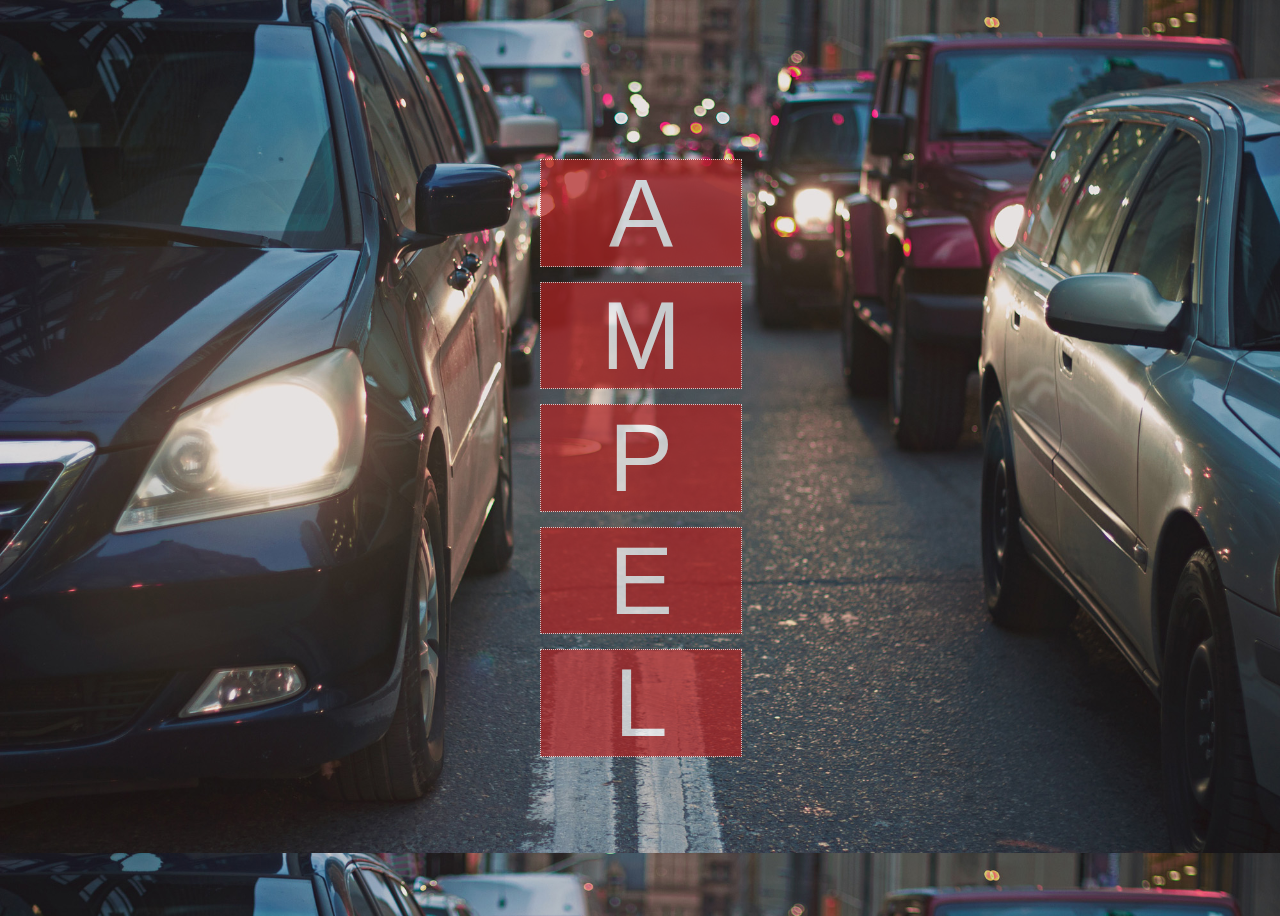
<file: Uebungen/Tag2/index.html>
<!DOCTYPE html>
<html lang="de">
  <head>
    <meta charset="utf-8">
    <title>Anagramm</title>
    <link rel="stylesheet" href="styles/main.css">
  </head>
  <body>

  <div class="raster">

  <div class="raster">A</div>
  <div class="raster">M</div>
  <div class="raster P">P</div>
  <div class="raster">E</div>
  <div class="raster L">L</div>

  </div>

  </body>
</html>
</file>
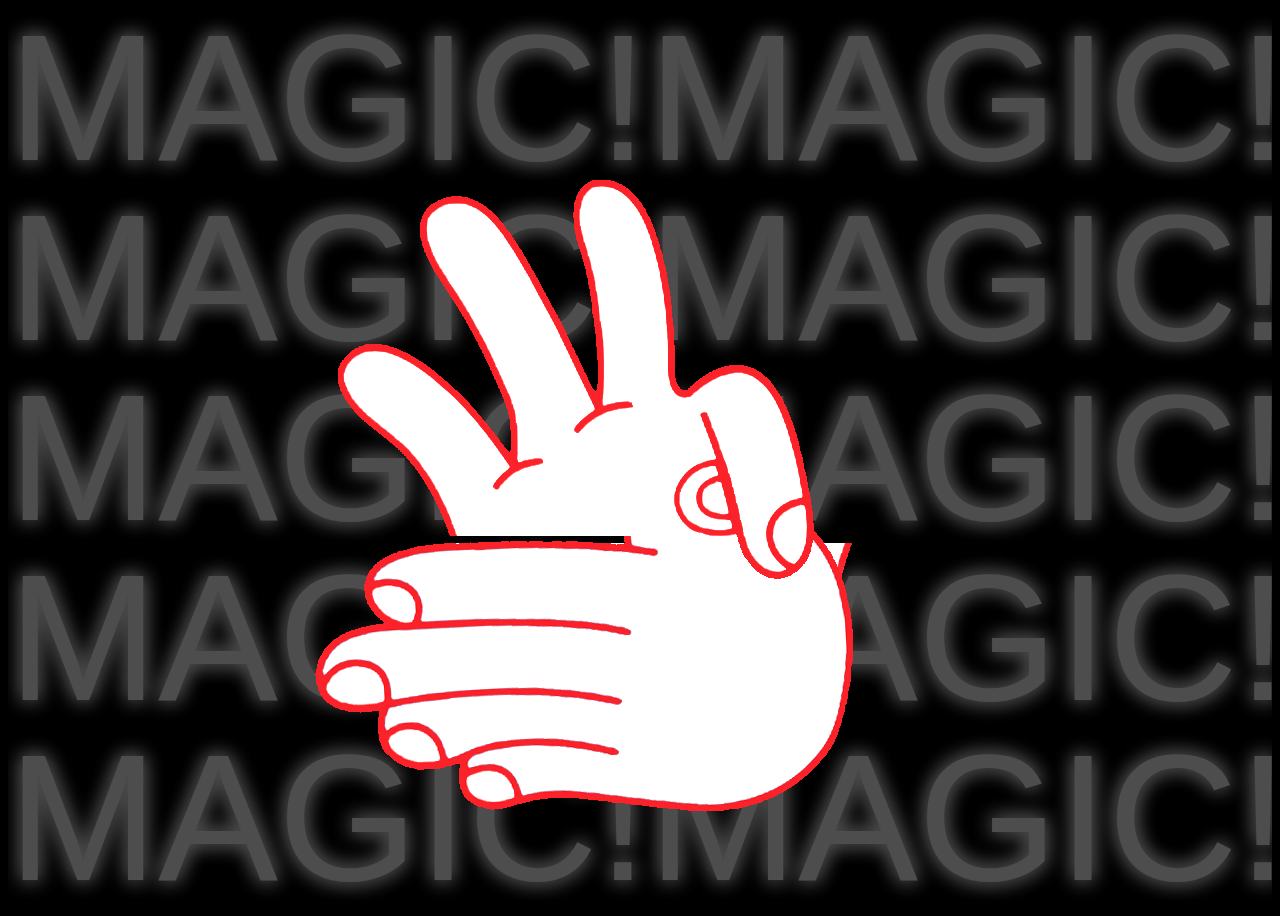
<file: Uebungen/Tag4/index.html>
<!DOCTYPE html>
<html lang="de">
<head>
    <meta charset="utf-8">
    <title>It's Magic!</title>
    <meta name="viewport" content="width=device-width, initial-scale=1.0">
    <link rel="stylesheet" href="styles/main.css">

    <title>Gridlayout</title>
</head>
<body>

  <section class="wrapper">
    <div class="raster">
      <div class="animation_right">Magic!</div>
      <div class="animation_left">Magic!</div>
      <div class="animation_right">Magic!</div>
      <div class="animation_left">Magic!</div>
      <div class="animation_right">Magic!</div>
      <div class="animation_left">Magic!</div>
      <div class="animation_right">Magic!</div>
      <div class="animation_left">Magic!</div>
      <div class="animation_right">Magic!</div>
      <div class="animation_left">Magic!</div>
    </div>
  </section>

  <span>
    <span class="fingerlos animation_right_magic magic front"><img src="styles/fingerlos.gif" alt="magicfinger"></span>
    <span class="animation_left_magic magic"><img src="styles/magicfinger1.gif" alt="fingerlos"></span>
  </span>

  <span>
  <span class="animation_left_magic magic behind hand"><img src="styles/magicfinger2.gif" alt="fingerlos"></span>
</span>

</body>
</html>
</file>
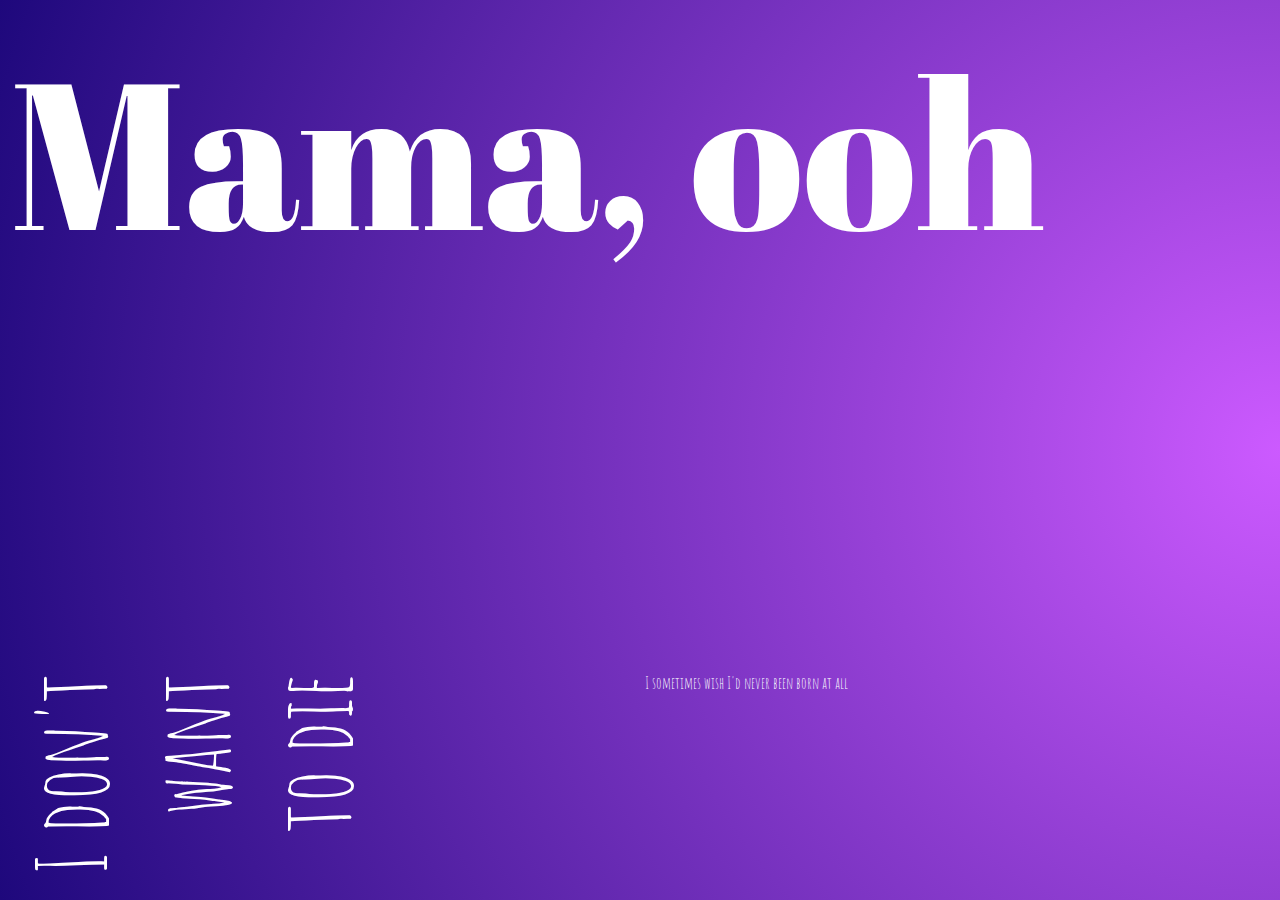
<file: Uebungen/Tag5/index.html>
<!DOCTYPE html>
<html lang="de">

<head>

    <meta charset="utf-8">

    <meta name="viewport" content="width=device-width, initial-scale=1.0"/>
    <link rel="stylesheet" href="styles.css">
    <link href="https://fonts.googleapis.com/css2?family=Amatic+SC&family=Abril+Fatface&display=swap" rel="stylesheet">


    <!-- <title>Grid Responsive</title> -->
    <title>Mama, ooh</title>


</head>

<body>

<header>Mama, ooh</header>

<footer-left>I don't want to die</footer-left>

<footer-right>I sometimes wish I'd never been born at all</footer-right>

</body>

</html>
</file>
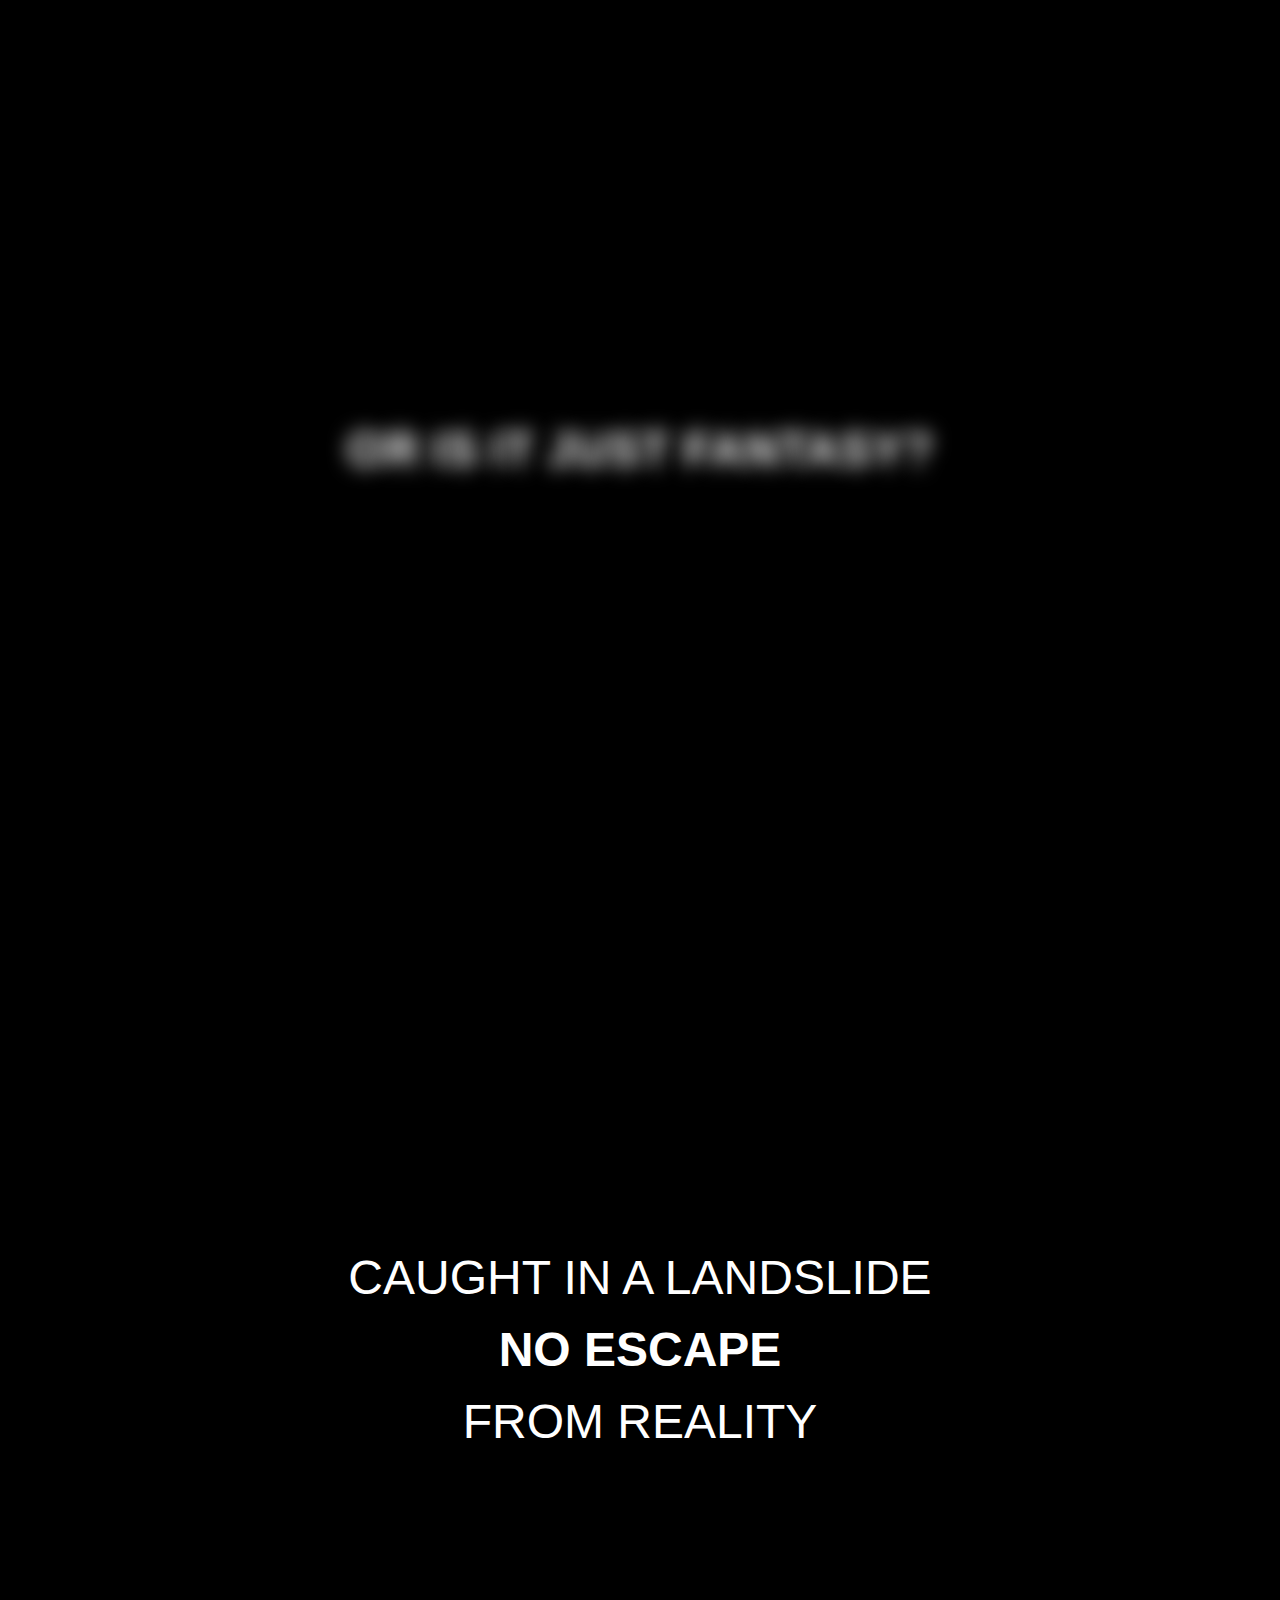
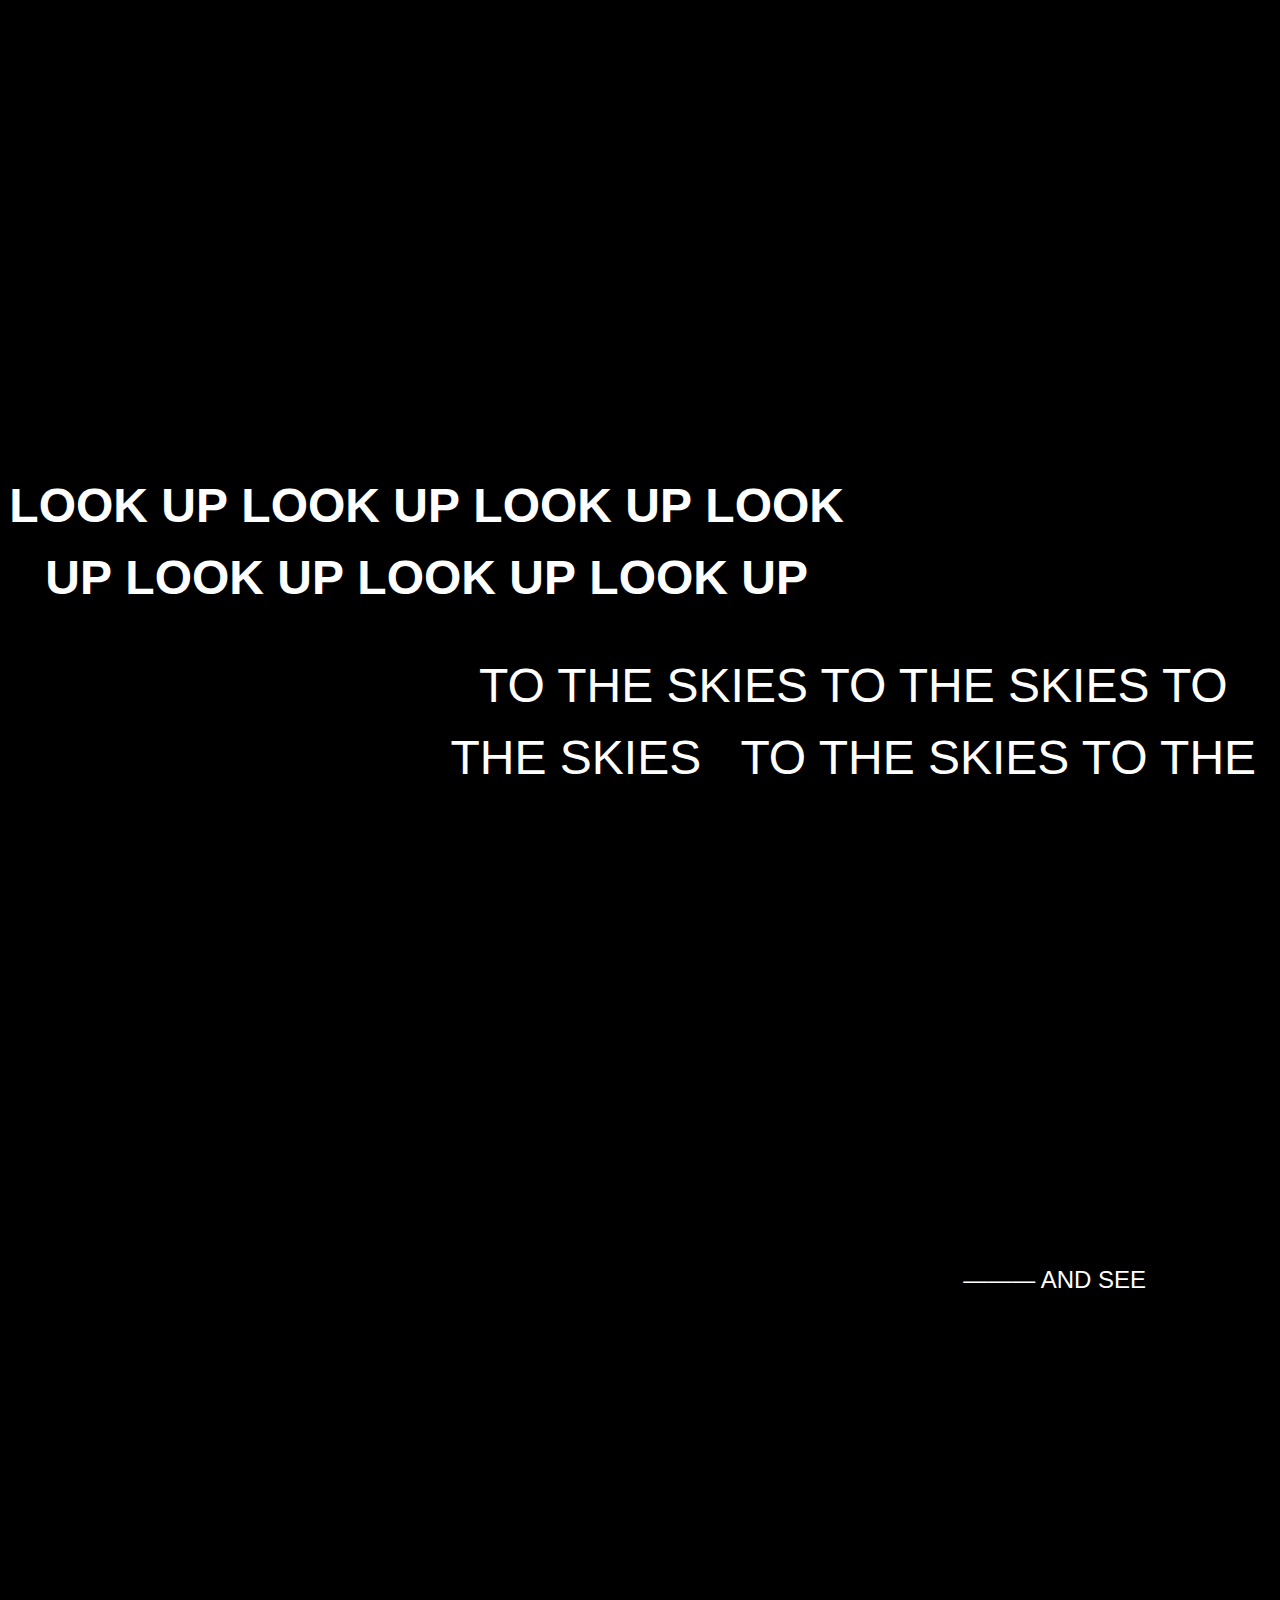
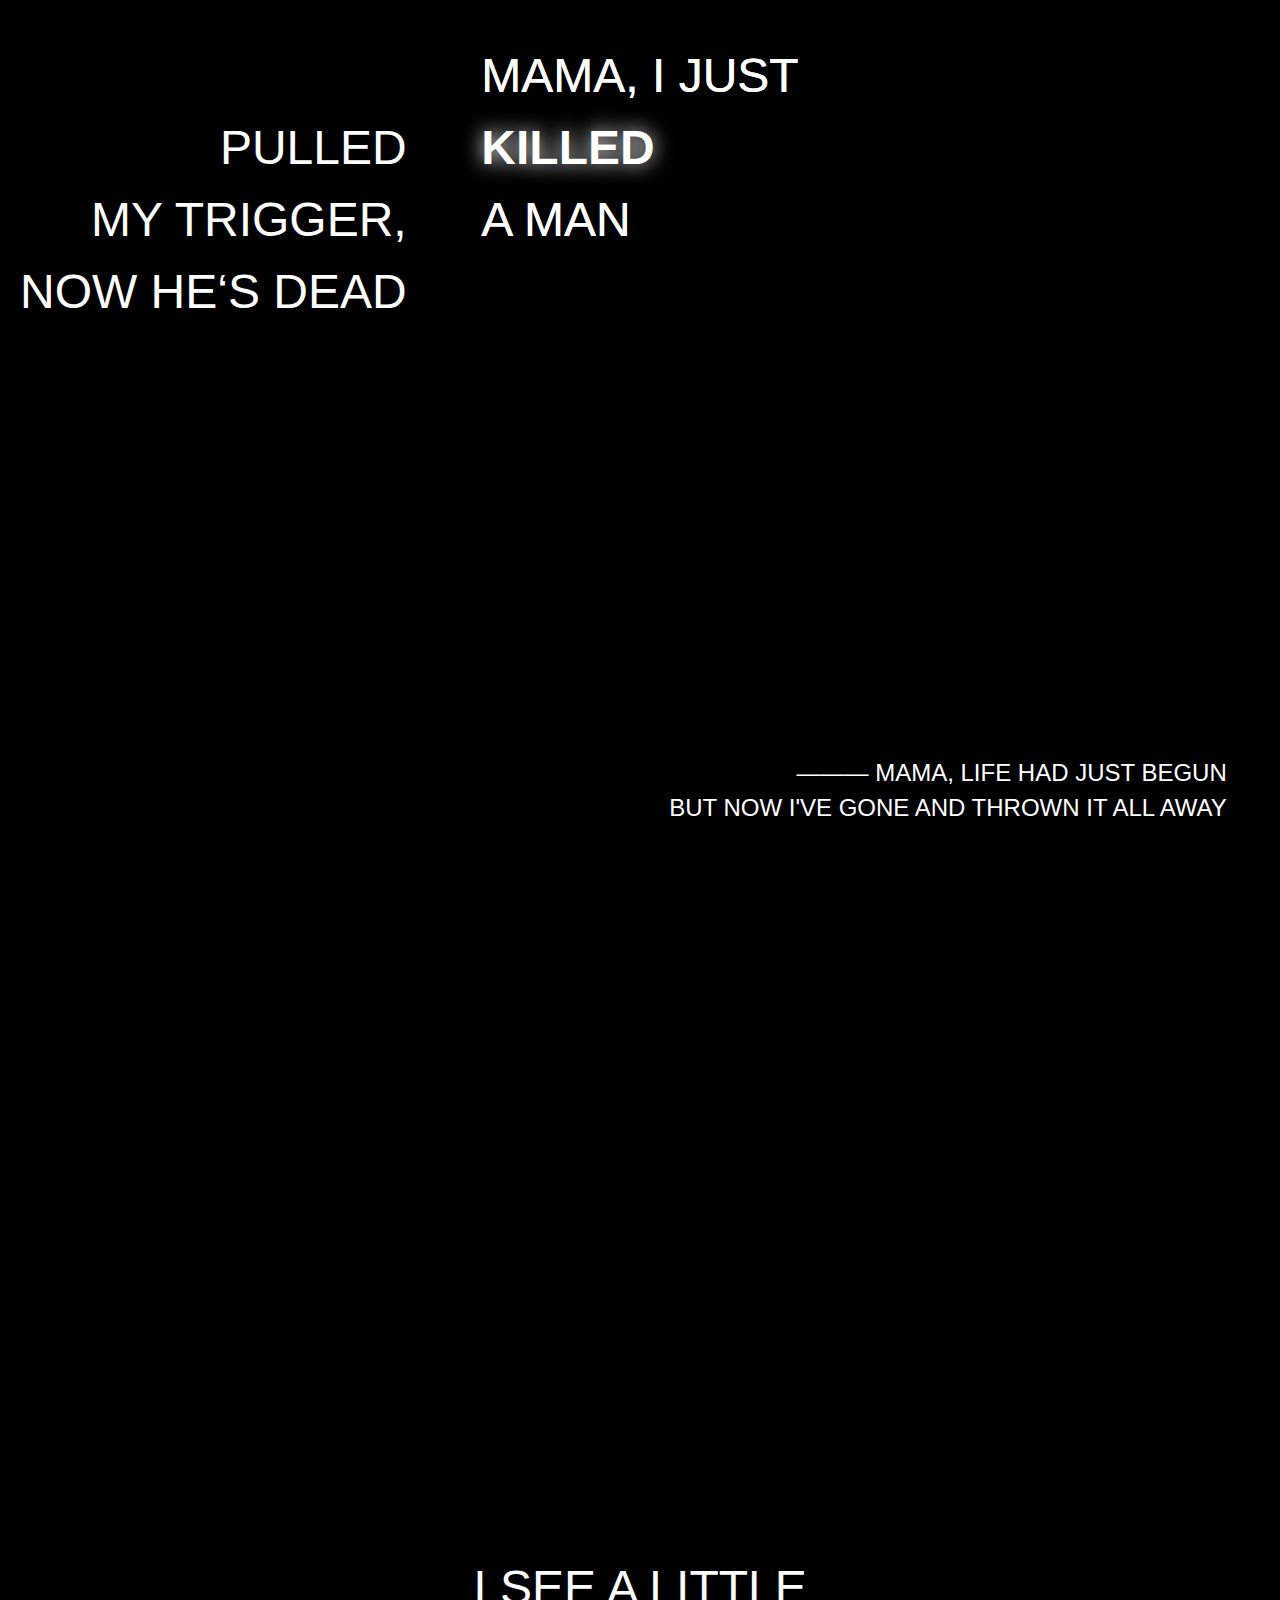
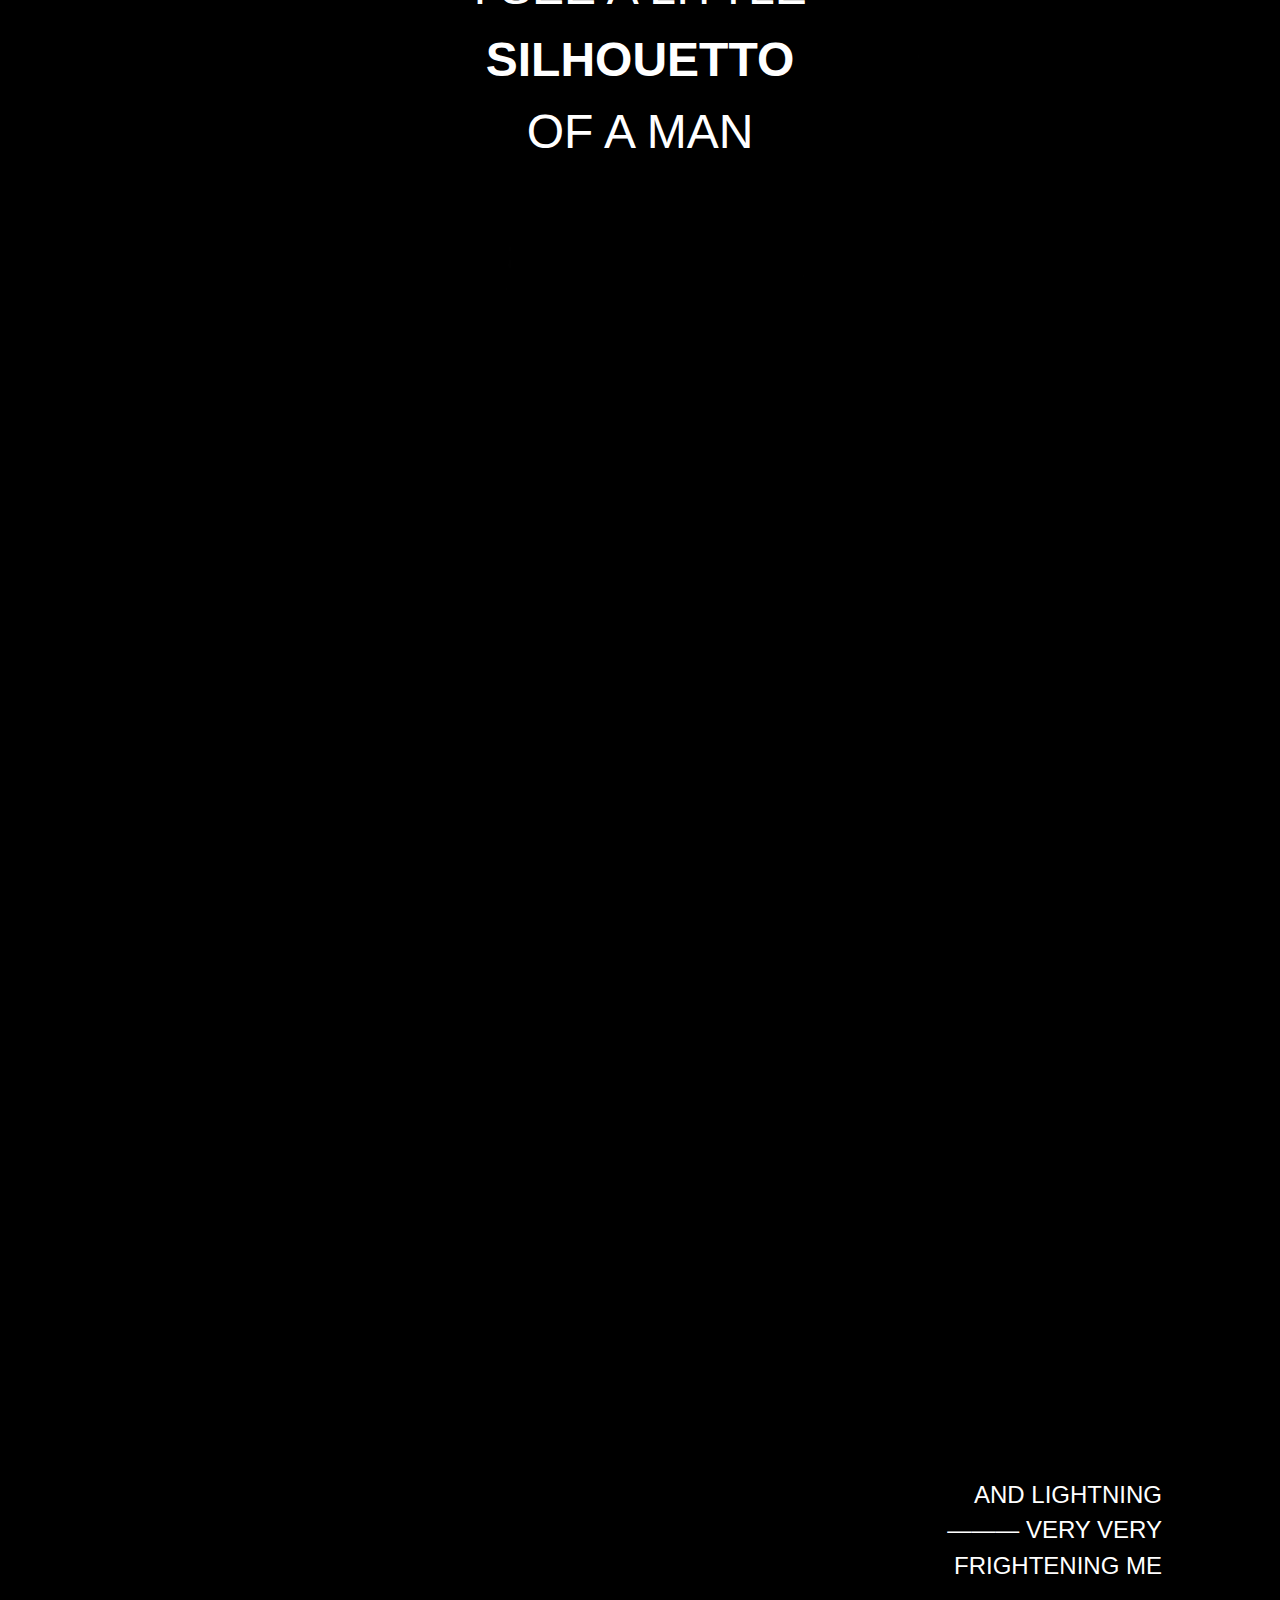
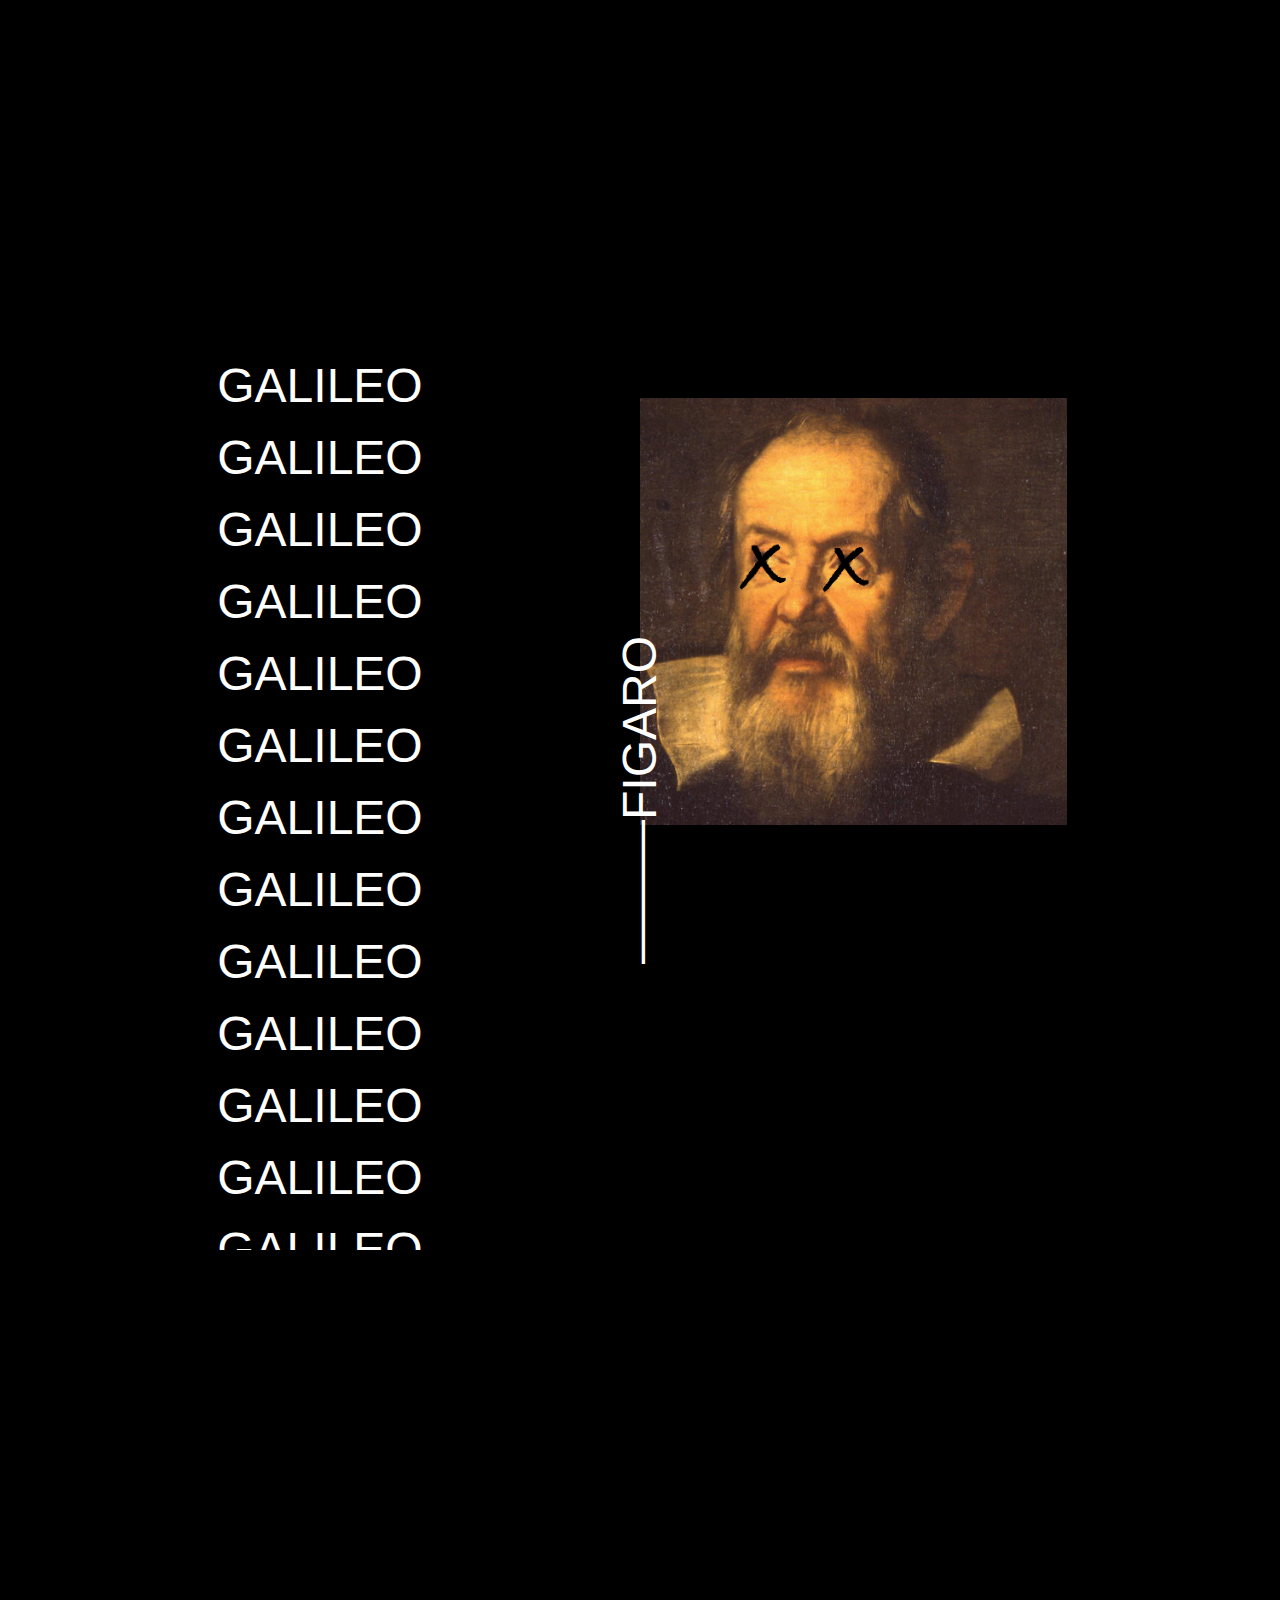
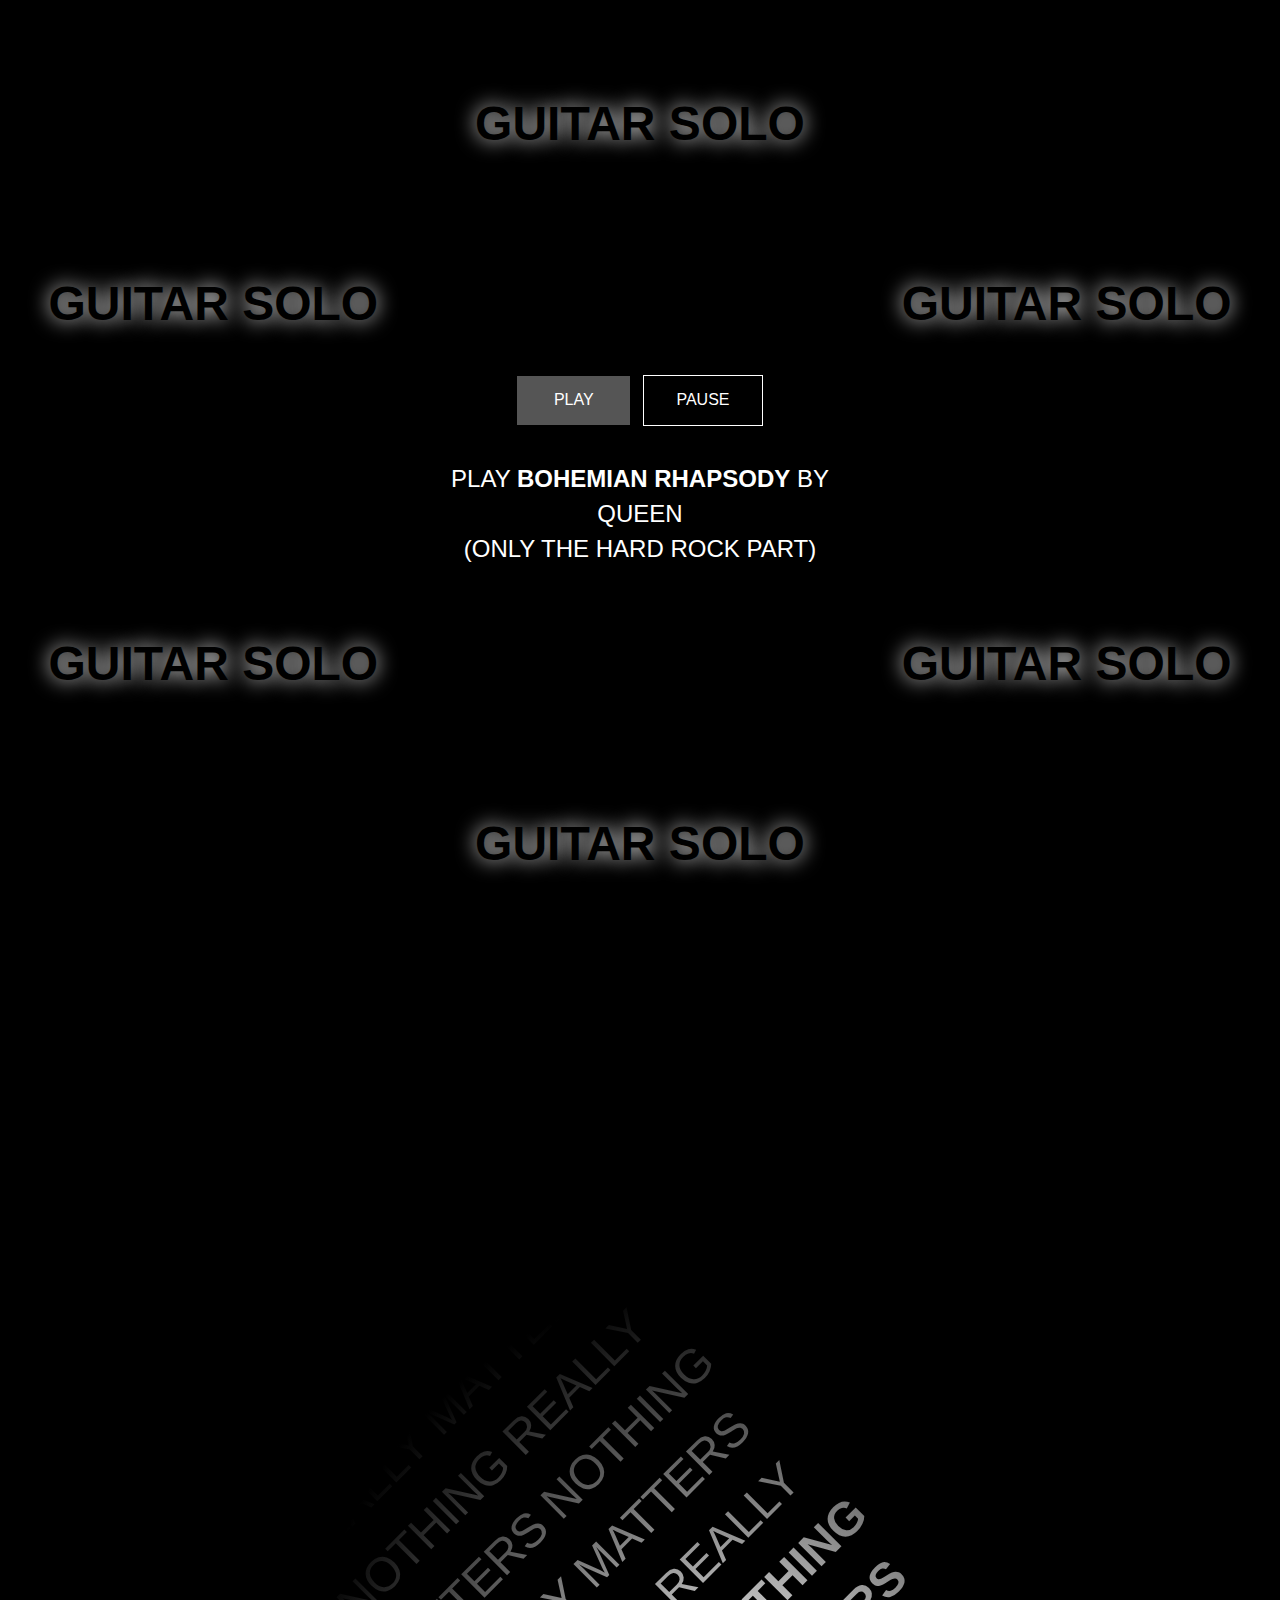
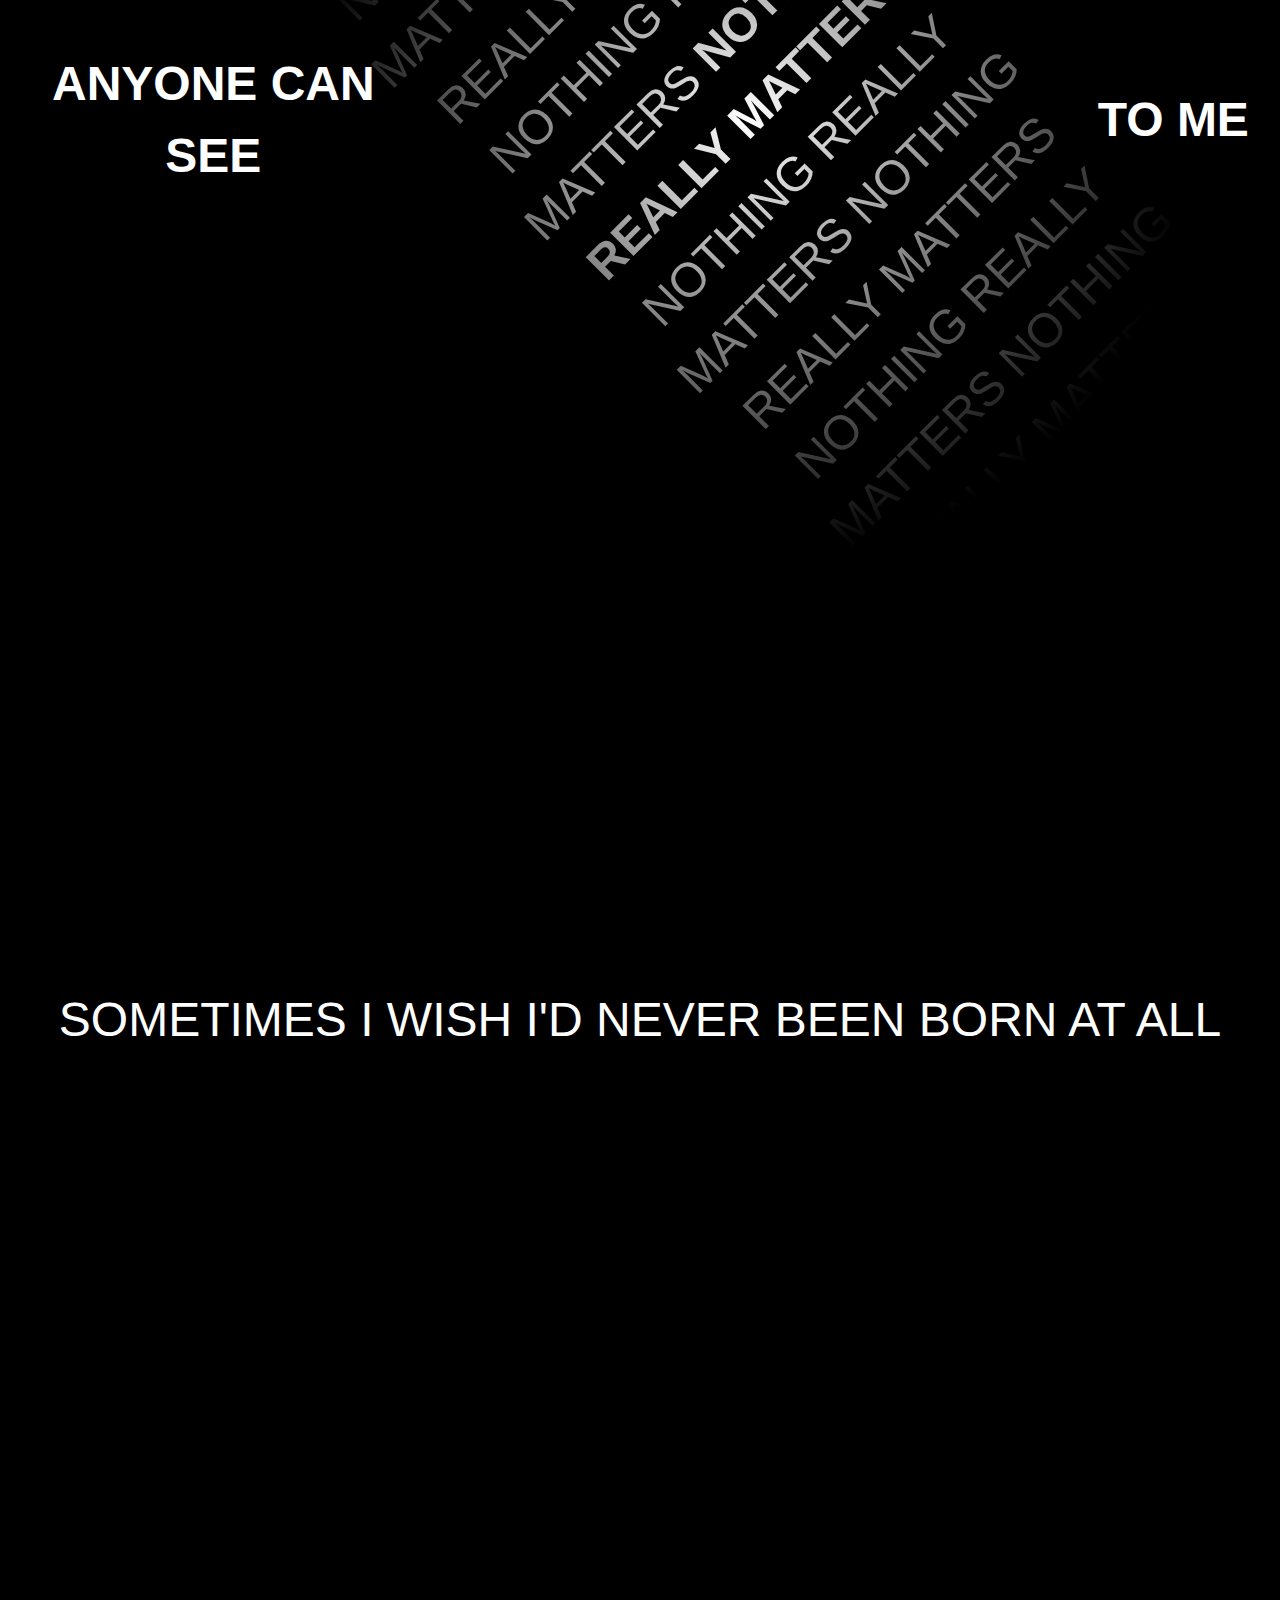
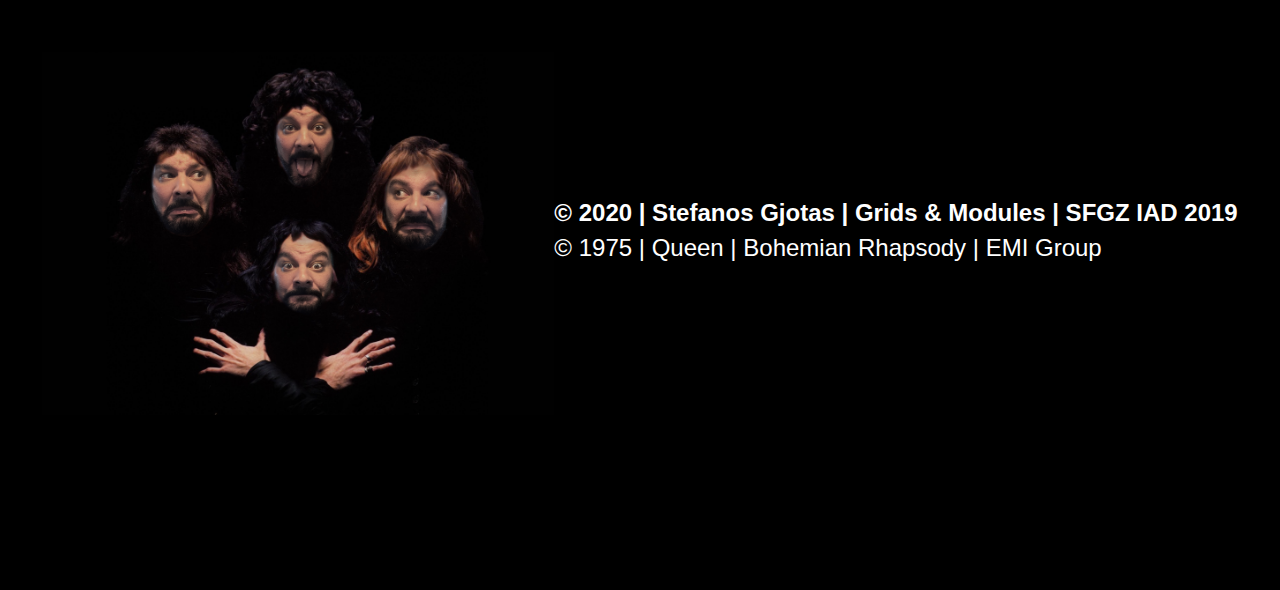
<file: Uebungen/Tag8/index.html>
<!DOCTYPE html>
<html lang="de">
  <head>
    <meta charset="utf-8">
    <title>Bohemian Rhapsody</title>
    <link rel="shortcut icon" type="image/x-icon" href="bilder/favicon.png">
    <link rel="stylesheet" type="text/css" href="styles/main.css">
    <link rel="stylesheet" type="text/css" href="styles/normalize.css">
  </head>
  <body>

    <div class="wrapper center">

    <div class="one background">
            <div class="center" id="container">
                <div id="background" class="rotate4 checkview">
                  IS THIS THE REAL LIFE?
                  IS THIS THE REAL LIFE?
                  IS THIS THE REAL LIFE?
                  IS THIS THE REAL LIFE?
                  IS THIS THE REAL LIFE?
                  IS THIS THE REAL LIFE?
                  IS THIS THE REAL LIFE?
                  IS THIS THE REAL LIFE?
                  IS THIS THE REAL LIFE?
                  IS THIS THE REAL LIFE?
                  IS THIS THE REAL LIFE?
                  IS THIS THE REAL LIFE?
                  IS THIS THE REAL LIFE?
                  IS THIS THE REAL LIFE?
                  IS THIS THE REAL LIFE?
                  IS THIS THE REAL LIFE?
                  IS THIS THE REAL LIFE?
                  IS THIS THE REAL LIFE?
                  IS THIS THE REAL LIFE?
                  IS THIS THE REAL LIFE?
                  IS THIS THE REAL LIFE?
                  IS THIS THE REAL LIFE?
                  IS THIS THE REAL LIFE?
                  IS THIS THE REAL LIFE?
                  IS THIS THE REAL LIFE?
                  IS THIS THE REAL LIFE?
                  IS THIS THE REAL LIFE?
                  IS THIS THE REAL LIFE?
                  IS THIS THE REAL LIFE?
                  IS THIS THE REAL LIFE?
                  IS THIS THE REAL LIFE?
                  IS THIS THE REAL LIFE?
                  IS THIS THE REAL LIFE?
                  IS THIS THE REAL LIFE?
                  <span class="weight2">IS THIS THE REAL LIFE?</span>
                  IS THIS THE REAL LIFE?
                  IS THIS THE REAL LIFE?
                  IS THIS THE REAL LIFE?
                  IS THIS THE REAL LIFE?
                  IS THIS THE REAL LIFE?
                  IS THIS THE REAL LIFE?
                  IS THIS THE REAL LIFE?
                  IS THIS THE REAL LIFE?
                  IS THIS THE REAL LIFE?
                  IS THIS THE REAL LIFE?
                  IS THIS THE REAL LIFE?
                  IS THIS THE REAL LIFE?
                  IS THIS THE REAL LIFE?
                  IS THIS THE REAL LIFE?
                  IS THIS THE REAL LIFE?
                  IS THIS THE REAL LIFE?
                  IS THIS THE REAL LIFE?
                  IS THIS THE REAL LIFE?
                  IS THIS THE REAL LIFE?
                  IS THIS THE REAL LIFE?
                  IS THIS THE REAL LIFE?
                  IS THIS THE REAL LIFE?
                  IS THIS THE REAL LIFE?
                  IS THIS THE REAL LIFE?
                  IS THIS THE REAL LIFE?
                  IS THIS THE REAL LIFE?
                  IS THIS THE REAL LIFE?
                  IS THIS THE REAL LIFE?
                  IS THIS THE REAL LIFE?
                  IS THIS THE REAL LIFE?
                  IS THIS THE REAL LIFE?
                  IS THIS THE REAL LIFE?
                  IS THIS THE REAL LIFE?
                  IS THIS THE REAL LIFE?
                </div>
            </div>

    </div>

    <div class="three blur2 center weight" id="container">
      <p>
        <span class="blur">OR</span>
        <span class="blur">IS</span>
        <span class="blur">IT</span>
        <span class="blur">JUST</span>
        <span class="blur">FANTASY?</span>
       </p>
     </div>

    </div>

    <div id="detectscroll" class="checkview">
    <div class="wrapper2 center">
      <div>
      <span>CAUGHT IN A LANDSLIDE<br></span>
      <div class="wobble-hor-bottom weight2"> NO ESCAPE <br></div>
      <span>FROM REALITY</span>
      </div>
    </div>



    <div class="wrapper37">
    </div>



    <div class="wrapper5">

      <div class="one5">
        <div class="galileo2">
          <span class="weight2">LOOK UP</span>
          <span class="weight2">LOOK UP</span>
          <span class="weight2">LOOK UP</span>
          <span class="weight2">LOOK UP</span>
          <span class="weight2">LOOK UP</span>
          <span class="weight2">LOOK UP</span>
          <span class="weight2">LOOK UP</span>
          <span class="weight2">LOOK UP</span>
        </div>
      </div>

      <div class="two5">
        <div class="galileo3">
        <span>TO THE SKIES</span>
        <span>TO THE SKIES</span>
        <span>TO THE SKIES</span>
        <span>&nbsp;</span>
        <span>TO THE SKIES</span>
        <span>TO THE SKIES</span>
        <span>TO THE SKIES</span>
        </div>
      </div>

      <div class="three5 center">
        <div class="size">
        <p>&#8212;&#8212;&#8212; AND SEE</p>
        </div>
      </div>

    </div>


    <div class="wrapper37">
    </div>


      <div class="wrapper7">

        <div class="one71 size3">
          <div><span>MAMA, I JUST</span><div class="checkview weight2 slide-in-right">KILLED</div> <span>A MAN<br><br></span></div>
        </div>

        <div class="one72 size3">
          <div><span>MAMA, I JUST</span><div class="checkview weight fade-in">KILLED</div><span>A MAN<br><br></span></div>
        </div>

        <div class="two7 size4">
          <div>
          <div><div class="slide-in-left checkview"><br>PULLED</div> MY TRIGGER,<br>NOW HE‘S DEAD</div>
          </div>
        </div>

        <div class="three7 center">
              <span class="size">
                &#8212;&#8212;&#8212; MAMA, LIFE HAD JUST BEGUN<br>
                BUT NOW I'VE GONE AND THROWN IT ALL AWAY
              </span>
        </div>

      </div>

      <div class="wrapper37">
      </div>



      <div class="wrapper8 center">

        <div class="one8">
          <span>I SEE A LITTLE<br><span class="weight2">SILHOUETTO<br></span>OF A MAN</span>
        </div>

        <div class="two8">
          <img src="bilder/face_silhouettes1.png" class="silhouette" alt="Silhouette">
        </div>

        <div class="three8">
            <div class="slide-left checkview">
              <img src="bilder/face_silhouettes2.png" class="silhouette" alt="Silhouette">
            </div>
        </div>

      </div>



      <div class="wrapper37">
      </div>

  <div class="wrapper3">

    <div class="one3 center">
    <span class="text-flicker-in-glow1">THUN<br><span class="spacing">DER<br>BOLT</span>
    </div>

    <div class="two3 center">
    <span class="text-flicker-in-glow2">THUN<br><span class="spacing">DER<br></span>BOLT</span>
    </div>

    <div class="three3 center">
    <span class="text-flicker-in-glow3">THUN<br><span class="spacing">DER<br></span>BOLT</span>
    </div>

    <div class="four3 size center">
    <span>AND LIGHTNING<br>&#8212;&#8212;&#8212; VERY VERY<br>FRIGHTENING ME</span>
    </div>

  </div>

  <div class="wrapper37">
  </div>

  <div class="wrapper4">

    <div class="one4">
      <div class="galileo">
      <span>GALILEO</span>
      <span>GALILEO</span>
      <span>GALILEO</span>
      <span>GALILEO</span>
      <span>GALILEO</span>
      <span>GALILEO</span>
      <span>GALILEO</span>
      <span>GALILEO</span>
      <span>GALILEO</span>
      <span>GALILEO</span>
      <span>GALILEO</span>
      <span>GALILEO</span>
      <span>GALILEO</span>
      <span>GALILEO</span>
      </div>
    </div>

    <div class="two4 center">
      <div class="winkel1">
      <span>&#8212;&#8212;&#8212;FIGARO</span>
      </div>
    </div>

    <div class="three4 "><p>
      <img src="bilder/galileo3.png" width=100% alt="Galileo" class="jello-horizontal">
    </div>

  </div>

  <div class="wrapper37">
  </div>


  <div class="wrapper6 center">

    <div class="four4"><p>
      <div class="rotate1">
        <span class="weight scale-up-center1 center">GUITAR SOLO</span>
      </div>
    </div>

    <div class="five4"><p>
      <div class="rotate3">
        <span class="weight scale-up-center3 center">GUITAR SOLO</span>
      </div>
    </div>

    <div class="six4"><p>
      <div class="rotate2">
        <span class="weight scale-up-center2 center">GUITAR SOLO</span>
      </div>
    </div>

    <div class="seven4"><p>
      <div class="rotate3">
        <span class="weight scale-up-center3 center">GUITAR SOLO</span>
      </div>
    </div>

    <div class="eight4"><p>
      <div class="rotate2">
        <span class="weight scale-up-center2 center">GUITAR SOLO</span>
      </div>
    </div>

    <div class="nine4"><p>
      <div class="rotate1">
        <span class="weight scale-up-center1 center">GUITAR SOLO</span>
      </div>
    </div>

    <div class="ten4">

      <audio id="myAudio">
      <source src="bilder/queen_hardrock.mp3" type="audio/mpeg">
      Your browser does not support the audio element.
      </audio>

      <button class="play" onclick="playAudio()">&nbsp;PLAY&nbsp;</button>
      <button class="pause" onclick="pauseAudio()">PAUSE</button>

            <script>
            var x = document.getElementById("myAudio");

            function playAudio() {
              x.play();
            }

            function pauseAudio() {
              x.pause();
            }
            </script>

      <div class="size2"><br>PLAY <span class="weight2">BOHEMIAN RHAPSODY</span> BY QUEEN<br>(ONLY THE HARD ROCK PART)</div>
    </div>

</div>


<div class="wrapper37">
</div>


<div class="wrapper9 center">

  <div class="one9">
    <div>
      <span class="weight2">ANYONE CAN SEE</span>
    </div>
  </div>

  <div class="two9 center winkel2">
    <div class="schwarz rotate4 checkview">
      <span>NOTHING REALLY MATTERS</span>
      <span>NOTHING REALLY MATTERS</span>
      <span>NOTHING REALLY MATTERS</span>
      <span>NOTHING REALLY MATTERS</span>
      <span>NOTHING REALLY MATTERS</span>
      <span>NOTHING REALLY MATTERS</span>
      <span>NOTHING REALLY MATTERS</span>
      <span><b>NOTHING REALLY MATTERS</b></span>
      <span>NOTHING REALLY MATTERS</span>
      <span>NOTHING REALLY MATTERS</span>
      <span>NOTHING REALLY MATTERS</span>
      <span>NOTHING REALLY MATTERS</span>
      <span>NOTHING REALLY MATTERS</span>
      <span>NOTHING REALLY MATTERS</span>
      <span>NOTHING REALLY MATTERS</span>
    </div>
  </div>

  <div class="three9">
    <div>
      <span class="weight2">TO ME</span>
    </div>
  </div>

</div>


<div class="wrapper9">

  <div class="four9 center">
    <div>
      <div>SOMETIMES I WISH I'D NEVER BEEN <span class="checkview blur3">BORN</span> AT ALL</div>
    </div>
  </div>

</div>

  <footer>
    <div class="onefooter center">
      <img src="bilder/queen2.png" width="40%" alt="Queen">
        <div>
        <span class="weight2">© 2020 | Stefanos Gjotas | Grids & Modules | SFGZ IAD 2019</span><br>
        <span>© 1975 | Queen | Bohemian Rhapsody | EMI Group</span>
        </div>
    </div>
  </footer>


  </body>
  <script src="styles/viewport.js"></script>
</html>
</file>
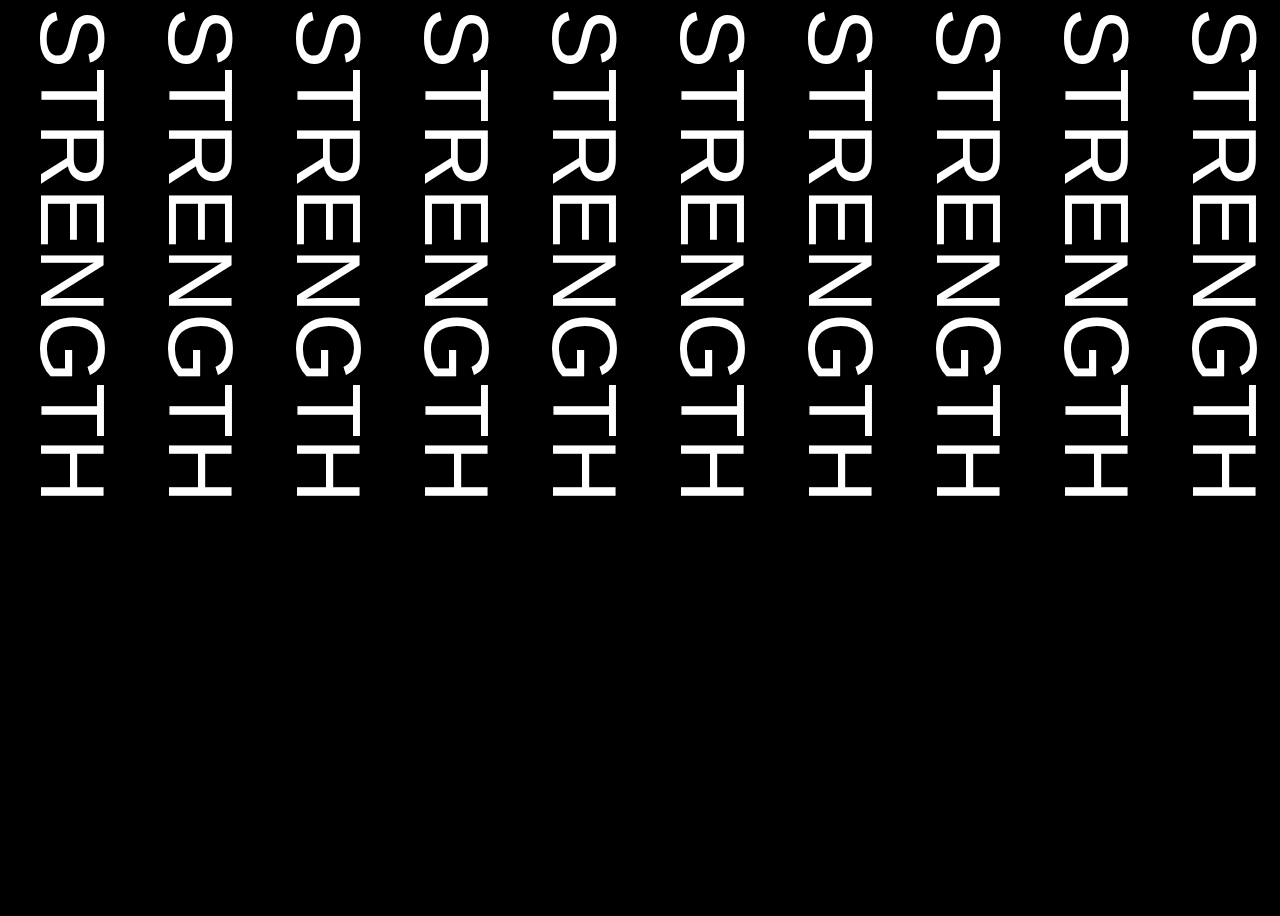
<file: Uebungen/Tag4/Beispiele/index.html>
<!DOCTYPE html>
<html lang="de">
<head>
    <meta charset="utf-8">
    <meta name="viewport" content="width=device-width, initial-scale=1.0" >
    <style>
        * {
            box-sizing: border-box;
        }
        body {
            font: 150% sans-serif;
            background: #000000;
        }
        .raster div {
            font-size: calc(100vh / 10);
            line-height:100%;
            color:white;
            text-transform: uppercase;
            position:relative;


        }
        .raster {
            width: 100vw;
            height: 100vh;
            overflow:hidden;
            display: grid;
            grid-template-rows: repeat(10, 1fr);
            justify-content: space-between;
            align-items: center;
            writing-mode: vertical-lr;
        }

        .animation_left{
            animation-name: bewegen;
            animation-duration: 3s;
            animation-iteration-count: infinite;
            animation-direction: alternate;
            animation-timing-function: linear;
        }

        .animation_right{
            animation-name: schrumpfen;
            transform-origin: 0% 0%;
            animation-duration: 6s;
            animation-iteration-count: infinite;
            animation-timing-function: linear;

        }

        @keyframes bewegen {
            0% {
                transform: translate(0px, 0px);
                top: 0%;
                text-shadow: 0 0 0px #FFFFFF, 0 0 0px #FFFFFF;


            }
            50% {
                transform: translate(0vw, 50vh) scale(1.2,1.2);
                top: -50%;
                text-shadow: 0 0 10px #FFFFFF, 0 0 10px #FFFFFF;

            }
            100% {
                transform: translate(0vw, 100vh) scale(1.5,1.5);
                top: -100%;
                text-shadow: 0 0 20px #FFFFFF, 0 0 20px #FFFFFF;

            }
        }

        @keyframes schrumpfen {
            0% {
                transform: scale(1,1);



            }
            50% {
                transform: scale(0.5,0.5);

            }
            100% {
                transform: scale(1,1);

            }
        }




    </style>
    <title>Gridlayout</title>
</head>
<body>
<div class="raster">
    <div class="animation_right">Strength</div>
    <div class="animation_left">Strength</div>
    <div class="animation_right">Strength</div>
    <div class="animation_left">Strength</div>
    <div class="animation_right">Strength</div>

    <div class="animation_left">Strength</div>
    <div class="animation_right">Strength</div>
    <div class="animation_left">Strength</div>
    <div class="animation_right">Strength</div>
    <div class="animation_left">Strength</div>
</div>
</body>
</html>
</file>
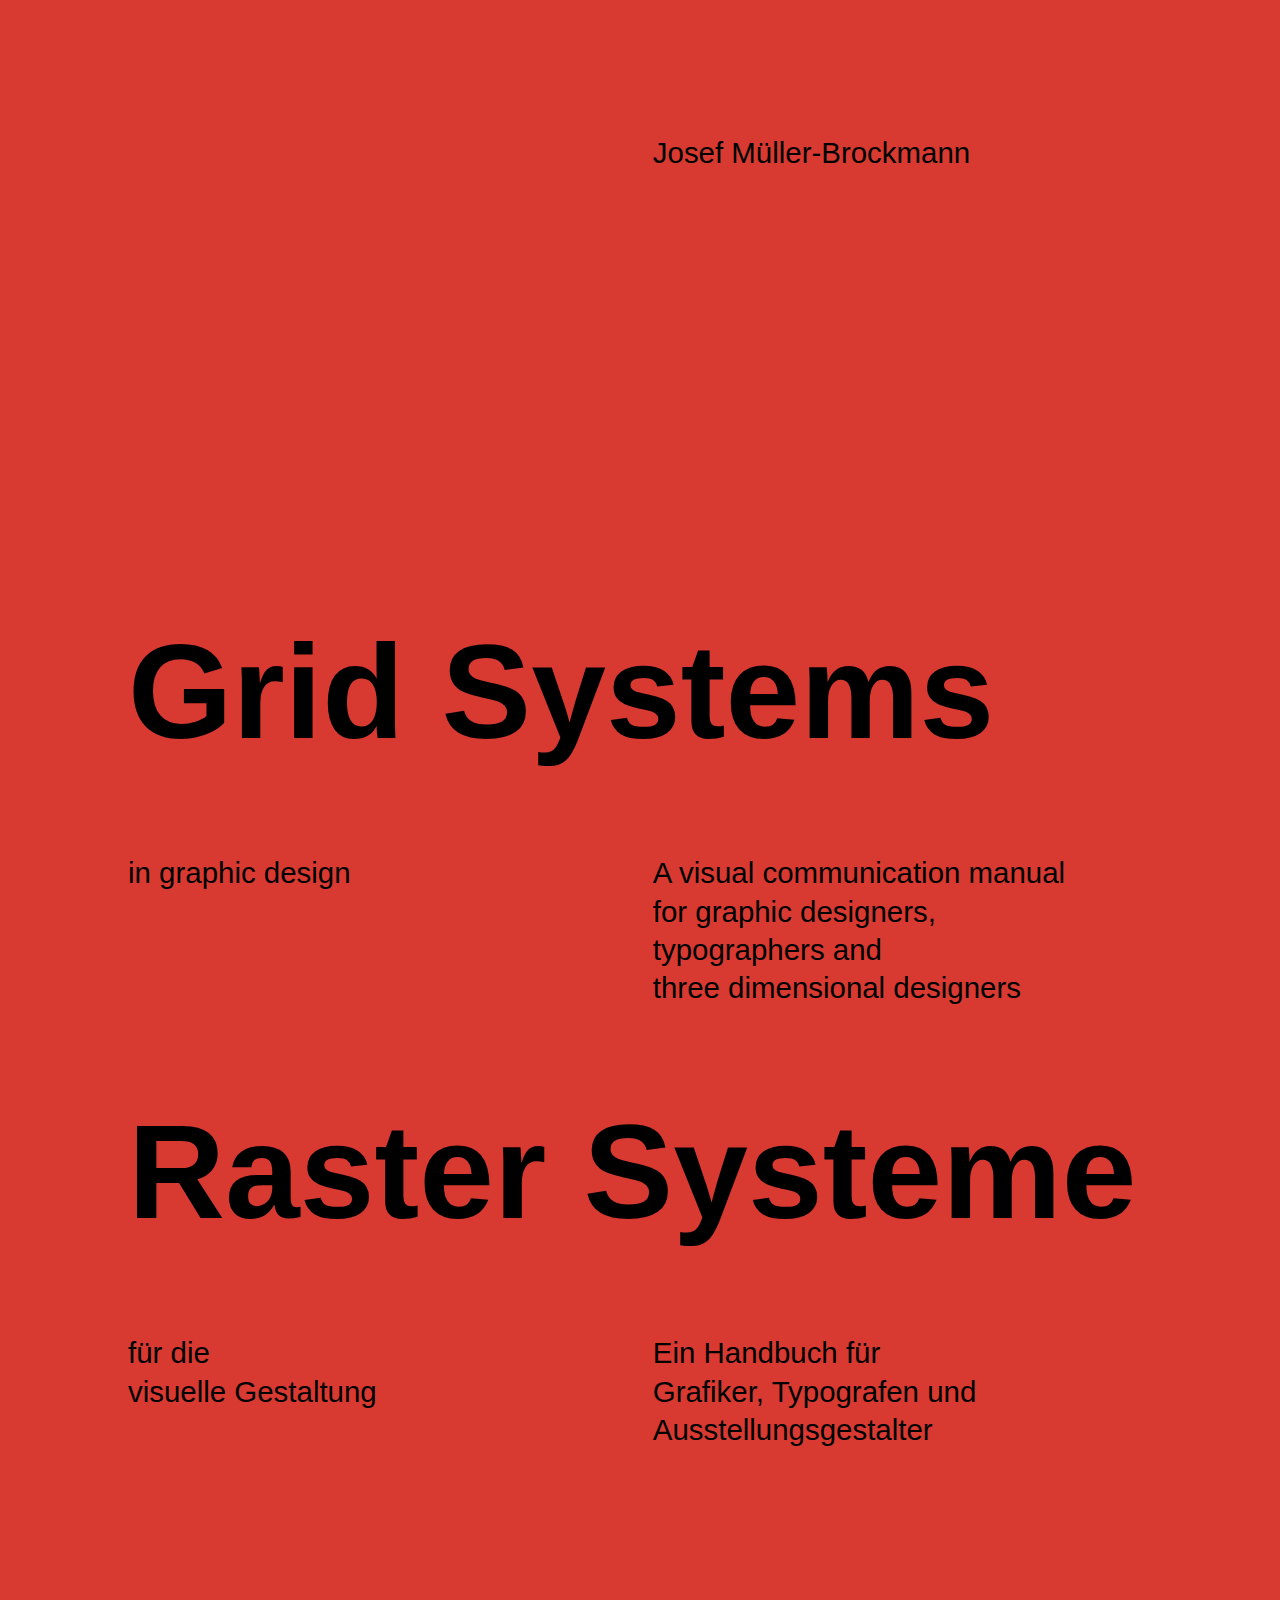
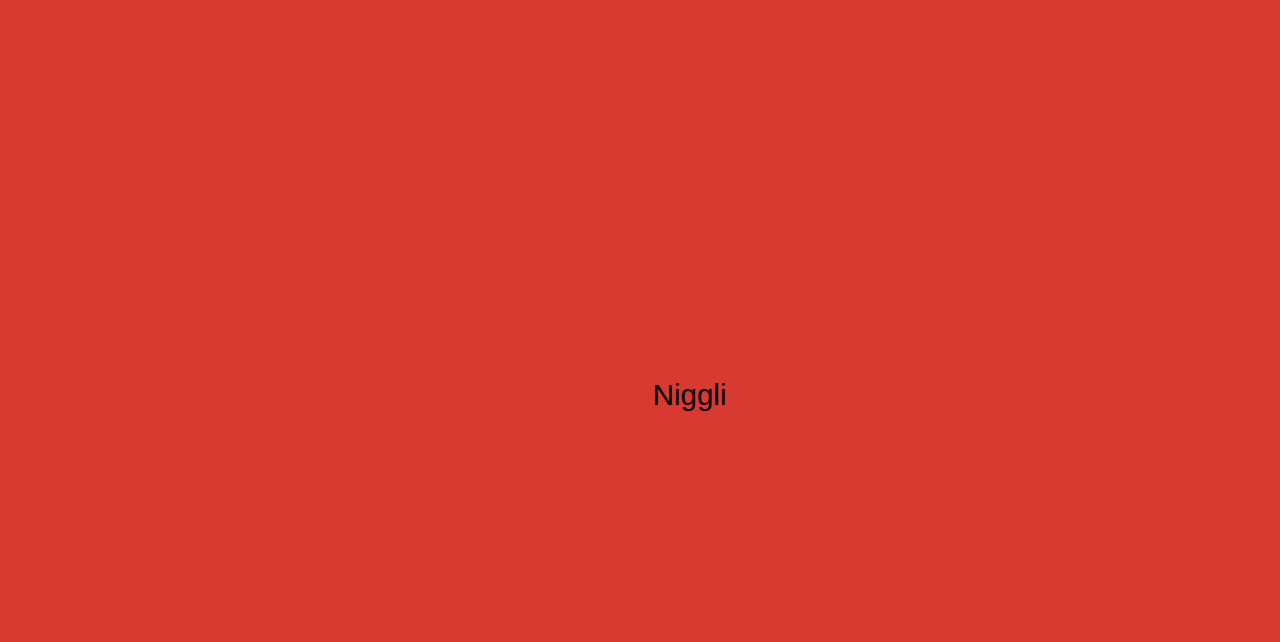
<file: stefanos.html>
<!DOCTYPE html>
<html lang="de">
  <head>
    <meta charset="utf-8">
    <title>JMB</title>
    <link rel="stylesheet" href="docs/style.css">
  </head>
  <body>
  <div class="raster">

    <div class="a"><p>Josef Müller-Brockmann</p></div>

    <div class="b"><h1>Grid Systems</h1></div>

    <div class="c"><p>in graphic design</p></div>

    <div class="d"><p>A visual communication manual<br>
      for graphic designers,<br>
      typographers and<br>
      three dimensional designers</p></div>

    <div class="e"><h1>Raster Systeme</h1></div>

    <div class="f"><p>für die<br>visuelle Gestaltung</p></div>

    <div class="g"><p>Ein Handbuch für<br>
      Grafiker, Typografen und<br>
      Ausstellungsgestalter</p></div>

    <div class="h"><p>Niggli</p></div>

  </div>
  </body>
</html>
</file>
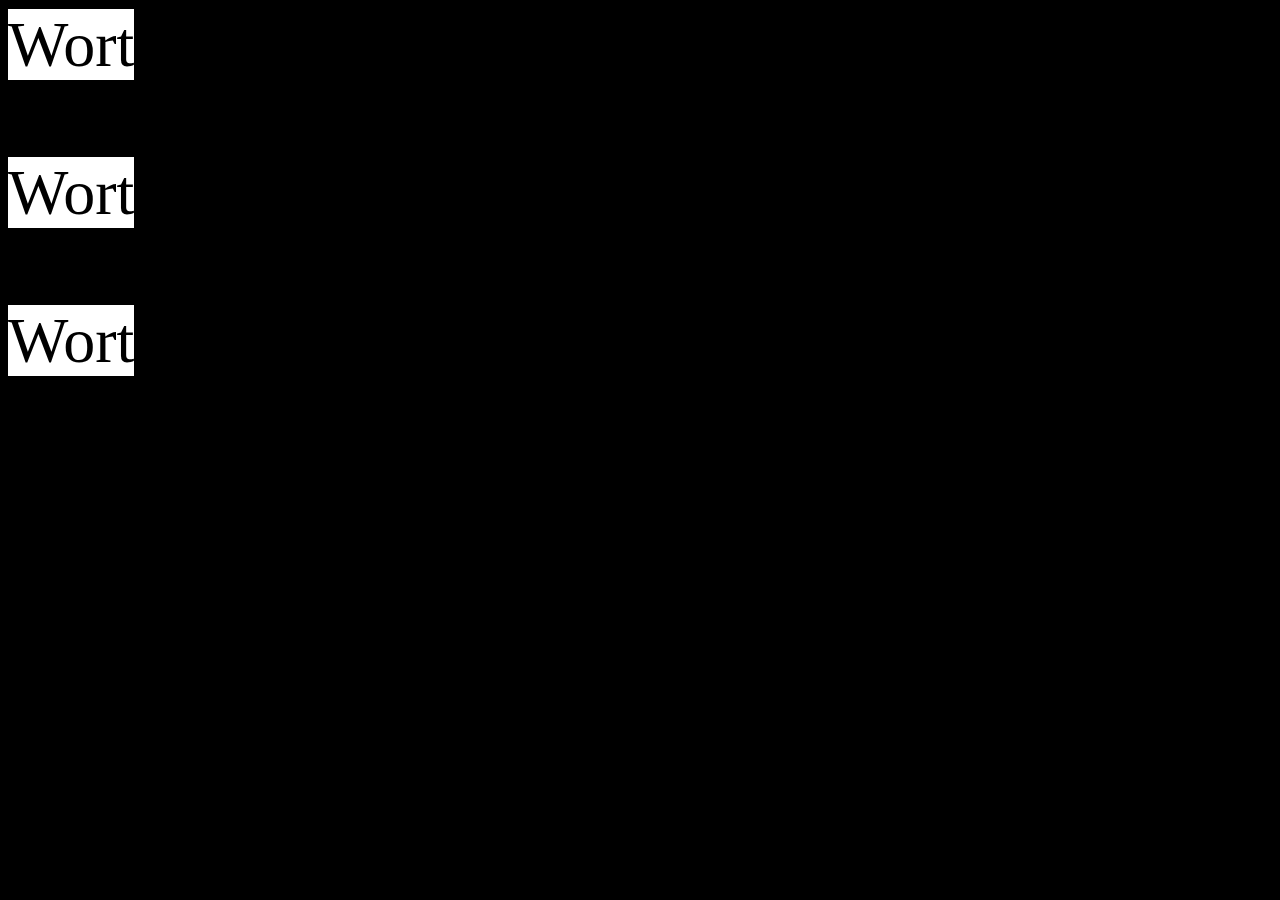
<file: Uebungen/Tag4/Beispiele/group-demo.html>
<!DOCTYPE html>
<html lang="de">
<head>
    <meta charset="utf-8">
    <meta name="viewport" content="width=device-width, initial-scale=1.0" >
    <style>
        body{
            background-color:black;
            font-size:4rem;
        }
        .raster p{
            display:inline;
            background-color:white;
        }

        .group:after {
            content: "----";
            display: table;
            clear: both;
        }
    </style>
    <title>Gridlayout</title>
</head>
<body>
<div class="raster">
    <p class="group">Wort</p>
    <p class="group">Wort</p>
    <p class="group">Wort</p>
</div>
</body>
</html>
</file>
<file: Uebungen/Tag2/styles/main.css>
body {
  background-image: url("unsplash1.jpg");
  background-size: 100vw;
  background-color: rgb(51, 49, 51);
  font-family: Helvetica, Arial, sans-serif;
  font-size: 6rem;
  line-height: 1.1;
  display: grid;
  align-items: center;
  justify-content: center;
  min-height: 100vh;
}

.raster {
  display: grid;
  /* grid-template-rows: 200px; */
  /* grid-template-columns: 200px 200px 200px 200px 200px; */
  grid-template-columns: repeat(5 1fr);
  grid-gap: 15px;
  width: 200px;
  grid-auto-flow: row;
  margin: auto;
}

.raster div {
  color: white;
  border: 1px dotted white;
  background-color: firebrick;
  opacity: 0.7;
  display: flex;
  align-items: center;
  justify-content: center;
}

/*https://www.w3schools.com/css/css3_mediaqueries.asp */
@media screen and (max-width: 48em){
 body{
   background-image: url("unsplash2.jpg");
   background-size: cover;
   background-color: rgb(51, 49, 51);
   }
  .raster div {
    color: white;
    opacity: 0.7;
    background-color: seagreen;
  }
  .raster .P{
    grid-area: 1 / 1;
  }
  .raster .L{
    grid-area: 3 / 1;
  }
}
</file>
<file: Uebungen/Tag4/styles/main.css>
* {
  box-sizing: border-box;
}

body {
  font-family: 'Monoton', sans-serif;
  font-size: 5rem;
  background-color: black;
}

section {
  max-width: 100%;
  margin: auto;
  text-align: center;
}

.wrapper {
  display: flex;
  align-items: center;
}


    .raster div {
        font-size: calc(100vh / 5);
        line-height:100%;
        color:white;
        text-transform: uppercase;
        position:relative;
        opacity: .3;


    }
    .raster {
        width: 100vw;
        height: 100vh;
        overflow:hidden;
        display: grid;
        grid-template-rows: repeat(5, 1fr);
        grid-template-columns: 50vw 50vw;
        justify-content: space-between;
        align-items: start;

        /*writing-mode: vertical-lr;*/
    }

    .animation_left{
        animation-name: bewegen_left;
        animation-duration: 3s;
        animation-iteration-count: infinite;
        animation-direction: alternate;
        animation-timing-function: linear;
        text-shadow: 0 0 20px #FFFFFF, 0 0 20px #FFFFFF;
        z-index: 0;

    }

    .animation_right{
        animation-name: bewegen_right;
        animation-duration: 3s;
        animation-iteration-count: infinite;
        animation-direction: alternate;
        animation-timing-function: linear;
        text-shadow: 0 0 20px #FFFFFF, 0 0 20px #FFFFFF;
        z-index: 0;


    }

    @keyframes bewegen_left {
        0% {
            transform: translate(0px, 0px);


        }
        50% {
            transform: translate(-25vw, 0);



        }
        100% {
            transform: translate(-50vw, 0);

        }
    }
    @keyframes bewegen_right {
        0% {
            transform: translate(0px, 0px);


        }
        50% {
            transform: translate(25vw, 0);



        }
        100% {
            transform: translate(50vw, 0);

        }
    }


    .magic {
      position: absolute;
      top: 0;
      left: 0;
      width: 100%;
      height: 100%;
      opacity: 1;
      transition: all 1s ease;
      padding-top: 20vh;
      width: 90vw;
      height: 50vh;
      text-align: center;
      z-index: 1;
    }

.fingerlos {
      position: absolute;
      padding-top: 470px;
    }

.hand {
      position: absolute;
      padding-top: 514px;
      padding-left: 160px;
        }


    .animation_left_magic {
        animation-name: bewegen_left_magic;
        animation-duration: 2s;
        animation-iteration-count: infinite;
        animation-direction: alternate-reverse;
        animation-timing-function: linear;

    }

    .animation_right_magic {
        animation-name: bewegen_right_magic;
        animation-duration: 2s;
        animation-iteration-count: infinite;
        animation-direction: alternate-reverse;
        animation-timing-function: linear;

    }

  }

.front {
    z-index: 1;
  }

.behind {
  z-index: -1;
}


  @keyframes bewegen_left_magic {
      0% {
          transform: translate(-12vw, 0px);


      }
      50% {
          transform: translate(-10vw, 0);



      }
      100% {
          transform: translate(-5vw, 0);

      }
  }
  @keyframes bewegen_right_magic {
      0% {
          transform: translate(10vw, 0px);


      }
      50% {
          transform: translate(8vw, 0);



      }
      100% {
          transform: translate(2vw, 0);

      }
  }
</file>
<file: Uebungen/Tag5/styles.css>
body {

        font-family: 'Abril Fatface', cursive;
        font-family: 'Amatic SC', cursive;
        height:calc(100vh - 20px);

background-image: radial-gradient(circle at center right, rgb(204, 90, 255),rgb(30, 8, 124));
color: white;

        margin: auto;

        display: grid;

        grid-template-areas:

                "header header"

                "footer-left footer-right";

        grid-template-columns: 1fr 1fr;

        grid-template-rows: 3fr 1fr;

        grid-gap:10px;

        padding:10px;



    }




    header {



        grid-area: header;

        font-size:13rem;
        font-family: 'Abril Fatface', cursive;

    }



    footer-left {



        grid-area: footer-left;

        writing-mode: vertical-rl;

        transform: rotate(180deg);

        text-align:right;

        font-size: 6rem;
        font-weight: 400;



    }

    footer-right {



        grid-area: footer-right;

        font-size:1rem;



    }

div {
transform-origin: top left;transform:rotate(-90deg)
}

    @media all and (max-width: 40em) {

        body {

            grid-template-columns: 1fr 3fr;

            grid-template-rows: min-content 1fr min-content;

            grid-template-areas:

                    "header header"

                    "footer-right ."

                    "footer-left footer-left";



        }

        header {



            font-size:7rem;

        }

        footer-left {



            grid-area: footer-left;

            writing-mode: horizontal-tb;

            text-align:left;

            font-size: 3rem;

            transform: rotate(0deg);

        }

        footer-right{

            text-align:right;

        }

    }
</file>
<file: Uebungen/Tag8/styles/main.css>
html {
  font-family: 'Montserrat', sans-serif;
}

body {
  font-weight: 400;
  font-size: 3rem;
  line-height: 8vh;
  text-align: center;
  color: white;
  background-color: black;
  height: 100vh;
  width: 100vw;
  max-width: 100vw;
  overflow-x: hidden;
  margin: 0;
  padding: 0;
}

.center {
  display: flex;
  justify-content: center;
  align-items: center;
}


/* real life background */
#container {
   position: inherit;
   overflow: hidden;
}

#background {
   position: fixed;
   top: auto;
   left: auto;
   bottom: auto;
   right: auto;
   z-index: -2;
   overflow: hidden;
}

.weight {
  font-weight: 700;
  text-shadow: 0 0 20px white;
  color: black;
}

.weight2 {
  font-weight: 700;
}


.winkel1 {
  transform: rotate(-90deg);
}

.winkel2 {
  transform: rotate(-45deg);
}

/* blur fantasy text */
.blur {
	color: transparent;
	animation: blur 8s ease-in infinite;
  animation-delay: 0s;
}

.blur2 {
	color: transparent;
	animation: blur2 8s ease-in infinite;
  animation-delay: 0s;
}

.isinview.blur3 {
	color: transparent;
	animation: blur 6s ease-in infinite alternate;
  animation-delay: 0s;
}

@keyframes blur {
	0%		{text-shadow:  0 0 100px #fff; opacity:0;}
	5%		{text-shadow:  0 0 90px #fff;}
	15%		{opacity: 1;}
	20%		{text-shadow:  0 0 0px #fff;}
	70%		{text-shadow:  0 0 0px #fff;}
	75%		{opacity: 1;}
	90%		{text-shadow:  0 0 90px #fff; opacity:0;}
	100%	{text-shadow:  0 0 100px #fff; opacity:0;}
}

@keyframes blur2 {
	0%		{background-color: black; opacity:0;}
  10%		{background-color: black; opacity:0;}
	15%		{opacity: 0;}
	20%		{background-color: black;}
	70%		{background-color: black; opacity:1}
	85%		{opacity: 1;}
	90%		{background-color: black;}
	100%	{background-color: black; opacity:0;}
}


.blur:nth-child(1) {
	animation-delay: 0.1s;
}
.blur:nth-child(2) {
	animation-delay: 0.2s;
}
.blur:nth-child(3) {
	animation-delay: 0.3s;
}
.blur:nth-child(4) {
	animation-delay: 0.4s;
}
.blur:nth-child(5) {
	animation-delay: 0.5s;
}
.blur:nth-child(6) {
	animation-delay: 0.6s;
}
.blur:nth-child(7) {
	animation-delay: 0.7s;
}
.blur:nth-child(8) {
	animation-delay: 0.8s;
}
.blur:nth-child(9) {
	animation-delay: 0.9s;
}


/* Startseite */
* {box-sizing: border-box;}


.wrapper {
  display: grid;
  grid-template-columns: repeat(3, 1fr);
  grid-gap: 0px;
  max-width: 100vw;
  margin: 0 auto;
}

.one {
  grid-column: 1 / 4;
  grid-row: 1 / 4;
  opacity: 1;
  overflow: hidden;
  /* border: 1px solid white; */
}
.two {
  grid-column: 3 / 4;
  grid-row: 1 / 4;
  height: 100vh;
  background-color: black;
  overflow: hidden;
  /* border: 1px solid white; */
}
.three {
  grid-column: 1 / 4;
  grid-row: 1 / 4;
  height: 100vh;
  overflow: hidden;
  background-color: black;
  /* border: 1px solid white; */
}

.wrapper2 {
  max-width: 100vw;
  height: 100vh;
  margin: 0 auto;
  z-index: 1;
  background-color: black;
  /* border: 1px solid white; */
}

.wrapper3 {
  max-width: 100vw;
  height: 100vh;
  display: grid;
  grid-template-columns: repeat(3, 1fr);
  grid-template-rows: repeat(3, 1fr);
  background-color: black;
  grid-gap: 0px;
  margin: 0 auto;
  /* border: 1px solid white; */
}

.wrapper37 {
  max-width: 100vw;
  height: 30vh;
  background-color: black;
  margin: 0 auto;
  /* border: 1px white solid; */
}

.one3 {
  grid-column: 1 / 2;
  grid-row: 1 / 3;
}
.two3 {
  grid-column: 2 / 3;
  grid-row: 2 / 3;
}
.three3 {
  grid-column: 3 / 4;
  grid-row: 1 / 2;
}
.four3 {
  grid-column: 3 / 4;
  grid-row: 3 / 4;
  width: 100%;
}

.wrapper4 {
  max-width: 100vw;
  height: 100vh;
  display: grid;
  grid-template-columns: repeat(6, 1fr);
  grid-template-rows: repeat(3, 1fr);
  grid-gap: 0px;
  background-color: black;
  margin: 0 auto;
  overflow: hidden;
  /* border: 1px solid white; */
}


@keyframes galileo {
  from {
    transform: translateY(0);
  }
  to {
    transform: translateY(-8vh);
  }
}

.one4 {
  grid-column: 2 / 3;
  grid-row: 1 / 4;
  overflow: visible;
  /* border: 1px solid white; */
}

.galileo {
  animation-name: galileo;
  animation-duration: 2s;
  animation-iteration-count: infinite;
  animation-timing-function: linear;
}

.two4 {
  grid-column: 3 / 5;
  grid-row: 1 / 4;
  overflow: visible;
  z-index: 1;
  /* border: 1px solid white; */
}

.three4 {
  grid-column: 4 / 6;
  grid-row: 1 / 4;
  overflow: visible;
  z-index: 0;
}

.jello-horizontal:hover {
	        animation: jello-horizontal 1s both;
}

@keyframes jello-horizontal {
  0% {
            transform: scale3d(1, 1, 1);
  }
  30% {
            transform: scale3d(1.25, 0.75, 1);
  }
  40% {
            transform: scale3d(0.75, 1.25, 1);
  }
  50% {
            transform: scale3d(1.15, 0.85, 1);
  }
  65% {
            transform: scale3d(0.95, 1.05, 1);
  }
  75% {
            transform: scale3d(1.05, 0.95, 1);
  }
  100% {
            transform: scale3d(1, 1, 1);
  }
}


.four4 {
  grid-column: 1 / 3;
  grid-row: 1 / 3;
}
.five4 {
  grid-column: 3 / 5;
  grid-row: 1 / 2;
}
.six4 {
  grid-column: 5 / 7;
  grid-row: 1 / 3;
}
.seven4 {
  grid-column: 1 / 3;
  grid-row: 2 / 4;
}
.eight4 {
  grid-column: 3 / 5;
  grid-row: 3 / 4;
}
.nine4 {
  grid-column: 5 / 7;
  grid-row: 2 / 4;
  overflow: visible;
}
.ten4 {
  grid-column: 3 / 5;
  grid-row: 1 / 4;
}


@keyframes rotate {
  0% {
      transform: rotate(0turn);
  }
    100% {
        transform: rotate(1turn);
    }
}

.rotate1 {
   animation: rotate 2s linear infinite;
}
.rotate2 {
   animation: rotate 5s linear infinite;
}
.rotate3 {
   animation: rotate 8s linear infinite;
}
.isinview.rotate4 {
   animation: rotate 50s linear infinite;
}

.scale-up-center1 {
	animation: scale-up-center 0.4s cubic-bezier(0.390, 0.575, 0.565, 1.000) infinite alternate-reverse both;
}
.scale-up-center2 {
	animation: scale-up-center 1s cubic-bezier(0.390, 0.575, 0.565, 1.000) infinite alternate-reverse both;
}
.scale-up-center3 {
	animation: scale-up-center 0.6s cubic-bezier(0.390, 0.575, 0.565, 1.000) infinite alternate-reverse both;
}


@keyframes scale-up-center {
  0% {
    transform: scale(0.5);
  }
  100% {
    transform: scale(1);
  }
}


.wrapper5 {
  width: 100vw;
  height: 100vh;
  display: grid;
  grid-template-columns: repeat(3, 1fr);
  grid-template-rows: repeat(5, 1fr);
  grid-gap: 0px;
  background-color: black;
  margin: 0 auto;
  overflow: hidden;
  /* border: 1px solid white; */
}

.one5 {
  grid-column: 1 / 3;
  grid-row: 1 / 2;
  max-height: 16vh;
  max-width: calc(100vw / 3 * 2);
  overflow: hidden;
  /* border: 1px solid white; */
}

@keyframes galileo2 {
  from {
    transform: translateX(60vw);
  }
  to {
    transform: translateX(-60vw);
  }
}

.galileo2 {
  animation-name: galileo2;
  animation-duration: 9s;
  animation-iteration-count: infinite;
  animation-timing-function: linear;
}
.galileo3 {
  animation-name: galileo2;
  animation-duration: 10s;
  animation-iteration-count: infinite;
  animation-timing-function: linear;
}


.two5 {
  grid-column: 2 / 4;
  grid-row: 2 / 3;
  max-height: 16vh;
  max-width: calc(100vw / 3 * 2);
  overflow: hidden;
  /* border: 1px solid white; */
}

.three5 {
  grid-column: 3 / 4;
  grid-row: 5 / 5;
  overflow: hidden;
  /* border: 1px solid white; */
}

.wrapper6 {
  max-width: 100vw;
  height: 120vh;
  display: grid;
  grid-template-columns: repeat(6, 1fr);
  grid-template-rows: repeat(3, 1fr);
  grid-gap: 0px;
  background-color: black;
  margin: 0 auto;
  overflow: visible;
  /* border: 1px solid white; */
}

.wrapper7 {
  max-width: 100vw;
  height: 100vh;
  display: grid;
  grid-template-columns: repeat(6, 1fr);
  grid-template-rows: repeat(3, 1fr);
  grid-gap: 0px;
  background-color: black;
  margin: 0 auto;
  overflow: hidden;
  /* border: 1px solid white; */
}

.one71 {
  grid-column: 2 / 6;
  grid-row: 1 / 4;
  overflow: visible;
  z-index: 2;
  /* border: 1px solid white; */
}

.one72 {
  grid-column: 2 / 6;
  grid-row: 1 / 4;
  overflow: visible;
  z-index: 1;
  background-color: black;
  /* border: 1px solid white; */
}

.two7 {
  grid-column: 1 / 3;
  grid-row: 1 / 4;
  overflow: visible;
  z-index: 0;
  /* border: 1px solid white; */
}

.three7 {
  grid-column: 4 / 7;
  grid-row: 3 / 4;
  overflow: visible;
  z-index: 1;
  /* border: 1px solid white; */
}


.isinview.fade-in {
	        animation: fade-in 4s ease-out infinite both;
}

@keyframes fade-in {
  0% {
    opacity: 0;
  }
  90% {
    opacity: 1;
  }
  100% {
    opacity: 0;
  }
}

.isinview.slide-in-right {
	        animation: slide-in-right 4s ease-out infinite both;
}

@keyframes slide-in-right {
  0% {
            transform: translateX(0);
    opacity: 1;
  }
  25% {
            transform: translateX(0);
    opacity: 1;
  }
  30% {
            transform: translateX(0);
    opacity: 1;
  }
  50% {
            transform: translateX(1200px);
    opacity: 1;
  }

  100% {
            transform: translateX(1200px);
    opacity: 1;
  }
}

.isinview.slide-in-left {
	        animation: slide-in-left 4s cubic-bezier(0.250, 0.460, 0.450, 0.940) infinite both;
}

@keyframes slide-in-left {
  0% {
            transform: translateX(0);
    opacity: 1;
  }
  10% {
            transform: translateX(-100px);
    opacity: 1;
  }
  20% {
            transform: translateX(-100px);
    opacity: 1;
  }
  30% {
            transform: translateX(-100px);
    opacity: 1;
  }
  31% {
            transform: translateX(0px);
    opacity: 1;
  }
  100% {
            transform: translateX(0);
    opacity: 1;
  }
}

.wrapper8 {
  max-width: 100vw;
  height: 100vh;
  display: grid;
  grid-template-columns: repeat(2, 1fr);
  grid-template-rows: repeat(2, 1fr);
  grid-gap: 0px;
  background-color: black;
  margin: 0 auto;
  overflow: hidden;
  /* border: 1px solid white; */
}

.one8 {
  grid-column: 1 / 3;
  grid-row: 1 / 3;
  overflow: hidden;
  z-index: 2;
  /* border: 1px solid white; */
}

.two8 {
  grid-column: 1 / 3;
  grid-row: 1 / 3;
  overflow: visible;
  z-index: 0;
  /* border: 1px solid white; */
}

.three8 {
  grid-column: 1 / 3;
  grid-row: 1 / 3;
  overflow: visible;
  z-index: 1;
  /* border: 1px solid white; */
}

.silhouette {
  /* width: 40vw; */
  min-height: 90vh;
}

.isinview.slide-left {
	        animation: slide-left 10s linear 0.5s infinite both;
}

@keyframes slide-left {
  0% {
            transform: translateX(0);
    opacity: 1;
  }
  10% {
            transform: translateX(0);
    opacity: 1;
  }
  50% {
            transform: translateX(-900px);
    opacity: 1;
  }
  100% {
            transform: translateX(0);
    opacity: 1;
  }
  90% {
            transform: translateX(0);
    opacity: 1;
  }
}


.wrapper9 {
  max-width: 100vw;
  height: 100vh;
  display: grid;
  grid-template-columns: repeat(6, 1fr);
  grid-template-rows: repeat(3, 1fr);
  grid-gap: 0px;
  background-color: black;
  margin: 0 auto;
  overflow: hidden;
  /* border: 1px solid white; */
}

.one9 {
  grid-column: 1 / 3;
  grid-row: 1 / 4;
  overflow: visible;
  max-width: calc(100vw / 3 * 2);
  z-index: 2;
  /* border: 1px solid white; */
}

.schwarz {
  background-image: radial-gradient(circle at center, white,black,black);
  -webkit-background-clip: text;
  -webkit-text-fill-color: transparent;
  position: absolute;
}

.galileo4 {
  animation-name: galileo;
  animation-duration: 3s;
  animation-iteration-count: infinite;
  animation-direction: alternate-reverse;
  animation-timing-function: linear;
}

.two9 {
  grid-column: 3 / 6;
  grid-row: 1 / 4;
  overflow: hidden;
  height: 100vh;
  max-width: 100vw;
  z-index: 1;
  /* border: 1px solid white; */
}

.three9 {
  grid-column: 6 / 7;
  grid-row: 1 / 4;
  background-color: black;
  max-width: calc(100vw / 3 * 1);
  overflow: visible;
  z-index: 2;
  /* border: 1px solid white; */
}

.four9 {
  grid-column: 1 / 7;
  grid-row: 1 / 4;
  /* border: 1px solid white; */
}


.size {
  font-size: 1.5rem;
  line-height: 2.2rem;
  text-align: right;
  margin: 0 auto;
  padding-right: 1em;
}

.size2 {
  font-size: 1.5rem;
  line-height: 2.2rem;
  text-align: center;
  margin: 0 auto;
  padding: 0 auto;
}

.size3 {
  text-align: left;
  margin: 0 auto;
  padding: 0 auto;
}

.size4 {
  text-align: right;
  margin: 0 auto;
  padding: 0 auto;
}


.spacing {
  letter-spacing: 0.1em;
}


/* escape auf der flucht */
.wobble-hor-bottom {
	        animation: wobble-hor-bottom 1s infinite alternate-reverse both;
}

@keyframes wobble-hor-bottom {
  0%,
  100% {
            transform: translateX(0%);
            transform-origin: 50% 50%;
  }
  15% {
            transform: translateX(-30px) rotate(-6deg);
  }
  30% {
            transform: translateX(15px) rotate(6deg);
  }
  45% {
            transform: translateX(-15px) rotate(-3.6deg);
  }
  60% {
            transform: translateX(9px) rotate(2.4deg);
  }
  75% {
            transform: translateX(-6px) rotate(-1.2deg);
  }
}

/* donnerschlag */
.text-flicker-in-glow1 {
	        animation: text-flicker-in-glow 5s linear infinite both;
          animation-delay: -2s;
          font-size: 9vw;
          line-height: 9vw;
          color: black;
          /* color: #1d1d1d; */
          font-weight: 700;
}

.text-flicker-in-glow2 {
	        animation: text-flicker-in-glow 7s linear infinite both;
          animation-delay: 0.8s;
          font-size: 6vw;
          line-height: 6vw;
          color: black;
          /* color: #1d1d1d; */
          font-weight: 700;
}

.text-flicker-in-glow3 {
	        animation: text-flicker-in-glow 5s linear infinite both;
          animation-delay: -1s;
          font-size: 5vw;
          line-height: 5vw;
          color: black;
          /* color: #1d1d1d; */
          font-weight: 700;
}

.text-flicker-in-background {
  animation: text-flicker-in-background 1s linear infinite both;
  animation-delay: 0s;
}

@keyframes text-flicker-in-glow {
  0% {
    opacity: 0;
  }
  10% {
    opacity: 0;
    text-shadow: none;
  }
  10.1% {
    opacity: 1;
    text-shadow: none;
  }
  10.2% {
    opacity: 0;
    text-shadow: none;
  }
  20% {
    opacity: 0;
    text-shadow: none;
  }
  20.1% {
    opacity: 1;
    text-shadow: 0 0 30px rgba(255, 255, 255, 0.25);
  }
  20.6% {
    opacity: 0;
    text-shadow: none;
  }
  30% {
    opacity: 0;
    text-shadow: none;
  }
  30.1% {
    opacity: 1;
    text-shadow: 0 0 30px rgba(255, 255, 255, 0.45), 0 0 60px rgba(255, 255, 255, 0.25);
  }
  30.5% {
    opacity: 1;
    text-shadow: 0 0 30px rgba(255, 255, 255, 0.45), 0 0 60px rgba(255, 255, 255, 0.25);
  }
  30.6% {
    opacity: 0;
    text-shadow: none;
  }
  45% {
    opacity: 0;
    text-shadow: none;
  }
  45.1% {
    opacity: 1;
    text-shadow: 0 0 30px rgba(255, 255, 255, 0.45), 0 0 60px rgba(255, 255, 255, 0.25);
  }
  50% {
    opacity: 1;
    text-shadow: 0 0 30px rgba(255, 255, 255, 0.45), 0 0 60px rgba(255, 255, 255, 0.25);
  }
  55% {
    opacity: 1;
    text-shadow: 0 0 30px rgba(255, 255, 255, 0.45), 0 0 60px rgba(255, 255, 255, 0.25);
  }
  55.1% {
    opacity: 0;
    text-shadow: none;
  }
  57% {
    opacity: 0;
    text-shadow: none;
  }
  57.1% {
    opacity: 1;
    text-shadow: 0 0 50px rgba(255, 255, 255, 0.55), 0 0 60px rgba(255, 255, 255, 0.35);
  }
  60% {
    opacity: 1;
    text-shadow: 0 0 50px rgba(255, 255, 255, 0.55), 0 0 60px rgba(255, 255, 255, 0.35);
  }
  60.1% {
    opacity: 0;
    text-shadow: none;
  }
  65% {
    opacity: 0;
    text-shadow: none;
  }
  65.1% {
    opacity: 1;
    text-shadow: 0 0 30px rgba(255, 255, 255, 0.55), 0 0 60px rgba(255, 255, 255, 0.35), 0 0 100px rgba(255, 255, 255, 0.1);
  }
  75% {
    opacity: 1;
    text-shadow: 0 0 30px rgba(255, 255, 255, 0.55), 0 0 60px rgba(255, 255, 255, 0.35), 0 0 100px rgba(255, 255, 255, 0.1);
  }
  75.1% {
    opacity: 0;
    text-shadow: none;
  }
  77% {
    opacity: 0;
    text-shadow: none;
  }
  77.1% {
    opacity: 1;
    text-shadow: 0 0 30px rgba(255, 255, 255, 0.55), 0 0 60px rgba(255, 255, 255, 0.4), 0 0 110px rgba(255, 255, 255, 0.2), 0 0 100px rgba(255, 255, 255, 0.1);
  }
  85% {
    opacity: 1;
    text-shadow: 0 0 30px rgba(255, 255, 255, 0.55), 0 0 60px rgba(255, 255, 255, 0.4), 0 0 110px rgba(255, 255, 255, 0.2), 0 0 100px rgba(255, 255, 255, 0.1);
  }
  85.1% {
    opacity: 0;
    text-shadow: none;
  }
  86% {
    opacity: 0;
    text-shadow: none;
  }
  86.1% {
    opacity: 1;
    text-shadow: 0 0 30px rgba(255, 255, 255, 0.6), 0 0 60px rgba(255, 255, 255, 0.45), 0 0 110px rgba(255, 255, 255, 0.25), 0 0 100px rgba(255, 255, 255, 0.1);
  }
  100% {
    opacity: 1;
    text-shadow: 0 0 30px rgba(255, 255, 255, 0.6), 0 0 60px rgba(255, 255, 255, 0.45), 0 0 110px rgba(255, 255, 255, 0.25), 0 0 100px rgba(255, 255, 255, 0.1);
  }
}


/* Let the music player */
.play {
  background-color: #555555;
  border: 1px solid #555555;
  border: none;
  color: white;
  padding: 15px 32px;
  text-align: center;
  text-decoration: none;
  display: inline-block;
  font-size: 16px;
}
.play:hover {
  cursor: pointer;
}
.pause {
  background-color: black;
  border: 1px solid white;
  color: white;
  padding: 15px 32px;
  text-align: center;
  text-decoration: none;
  display: inline-block;
  font-size: 16px;
}
.pause:hover {
  cursor: pointer;
}

footer {
  display: grid;
  grid-template-columns: repeat(3, 1fr);
  grid-template-rows: repeat(3, 1fr);
  grid-gap: 0px;
  width: 100vw;
  height: 80vh;
  margin: 0 auto;
  font-weight: 200;
  font-size: 1.5rem;
  line-height: 2.2rem;
  background-color: black;
  text-align: left;
}

.onefooter {
  grid-column: 1 / 4;
  grid-row: 1 / 4;
  overflow: hidden;
}
</file>
<file: docs/style.css>
html {
  background: #d83a31;
}

h1 {
  font-family: Helvetica;
  font-weight: 700;
  font-size: 10.5vw;
  margin-top: 0%;
}

p{
  font-family: Helvetica;
  font-weight: 400;
  font-size: 2.3vw;
  margin-top: 0%;
  line-height: 1.3em;
  margin-bottom: 0%;
}

.raster div {
  text-align: left;
}

.raster {
  display: grid;
  width: 80vw;
  padding-top: 10%;
  padding-bottom: 500px;
  margin-left: auto;
  margin-right: auto;
  grid-template-columns: 1fr 1fr 1fr 1fr;
  grid-template-rows: repeat(8, 200px);
  grid-gap: 2.5%;
}

@media screen and (max-width: 768px) {
  .raster {
    grid-template-rows: repeat(8, 100px);
    grid-gap: 1%;
    padding-bottom: 250px;
    }
    p {
      font-size: 2.5vw;
    }
}

.a {
  grid-column: 3 / 5;
  grid-row: 1;
}

.b {
  grid-column: 1 / 5;
  grid-row: 3;
}

.c {
  grid-column: 1 / 3;
  grid-row: 4;
}

.d {
  grid-column: 3 / 5;
  grid-row: 4;
}

.e {
  grid-column: 1 / 5;
  grid-row: 5;
}

.f {
  grid-column: 1 / 3;
  grid-row: 6;
}

.g {
  grid-column: 3 / 5;
  grid-row: 6;
}

.h {
  grid-column: 3 / 5;
  grid-row: 8;
  display: flex;
  align-items: flex-end;
}
</file>
